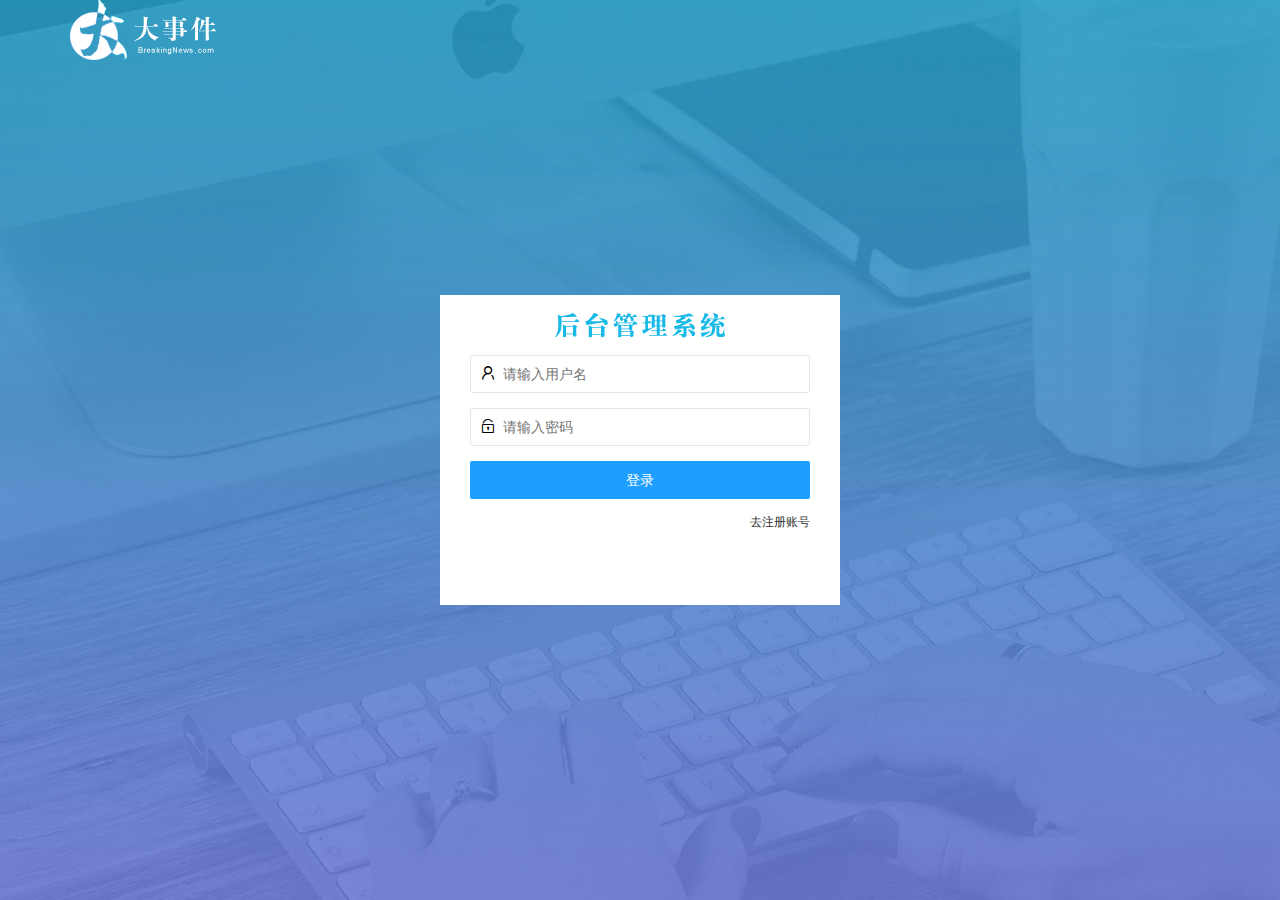
<file: login.html>
<!DOCTYPE html>
<html lang="en">
<head>
    <meta charset="UTF-8">
    <meta name="viewport" content="width=device-width, initial-scale=1.0">
    <title>Document</title>
    <!--引入LayUI 样式 -->
    <link rel="stylesheet" href="assets/lib/layui/css/layui.css">
    <!--引入自己的样式 -->
    <link rel="stylesheet" href="assets/css/login.css">
    
</head>
<body>
    <!-- 头部的Logo区域 -->
    <div class="layui-main">
        <img src="assets/images/logo.png" alt="">
    </div>
    <!-- 登录注册区域 -->
    <div class="loginAndRegBox">
        <div class="title-box"></div>
        <!-- 登录的div -->
        <div class="login-box">
            <!-- 登录的表单 -->
            <form class="layui-form" action="" id="form_login">
                <!-- 用户名 -->
                <div class="layui-form-item">
                  <i class="layui-icon layui-icon-username"></i>
                  <input type="text" name="username" required lay-verify="required" placeholder="请输入用户名" autocomplete="off" class="layui-input" />
                </div>
                <!-- 密码框 -->
                <div class="layui-form-item">
                    <i class="layui-icon layui-icon-password"></i>
                    <input type="password" name="password" required lay-verify="required|pwd" placeholder="请输入密码" autocomplete="off" class="layui-input" />
                </div>
                <!-- 登录按钮 -->
                <div class="layui-form-item">
                    <!-- 注意：表单提交按钮和普通按钮的区别，就是 lay-submit 属性 -->
                    <button class="layui-btn layui-btn-fluid layui-btn-normal" lay-submit>登录</button>
                </div>
                <div class="layui-form-item links">
                    <a href="javascript:;" id="link_reg">去注册账号</a>
                </div>
            </form>
            
        </div>
        <!-- 注册的div -->
        <div class="reg-box">
            <!-- 注册的表单 -->
            <form class="layui-form"  id="form_reg">
                <!-- 用户名 -->
                <div class="layui-form-item">
                  <i class="layui-icon layui-icon-username"></i>
                  <input type="text" name="username" required lay-verify="required" placeholder="请输入用户名" autocomplete="off" class="layui-input" />
                </div>
                <!-- 密码框 -->
                <div class="layui-form-item">
                    <i class="layui-icon layui-icon-password"></i>
                    <input type="password" name="password" required lay-verify="required|pwd" placeholder="请输入密码" autocomplete="off" class="layui-input" />
                </div>
                <!-- 密码确认框 -->
                <div class="layui-form-item">
                    <i class="layui-icon layui-icon-password"></i>
                    <input type="password" name="repassword" required lay-verify="required|pwd|repwd" placeholder="再次确认密码" autocomplete="off" class="layui-input" />
                </div>
                <!-- 注册按钮 -->
                <div class="layui-form-item">
                    <!-- 注意：表单提交按钮和普通按钮的区别，就是 lay-submit 属性 -->
                    <button class="layui-btn layui-btn-fluid layui-btn-normal"  lay-submit>注册</button>
                </div>
                <div class="layui-form-item links">
                    <a href="javascript:;" id="link_login">去登陆</a>
                </div>
            </form>
            
        </div>
    </div>
    <!-- 导入Layui的JS文件 -->
    <script src="assets/lib/layui/layui.all.js"></script>
    <!-- 导入 JQuery -->
    <script src="assets/lib/jquery.js"></script>
    <!-- 导入自己的API文件 -->
    <script src="assets/js/baseAPI.js"></script>
    <!-- 导入自己的login.js -->
    <script src="assets/js/login.js"></script>
</body>
</html>
</file>
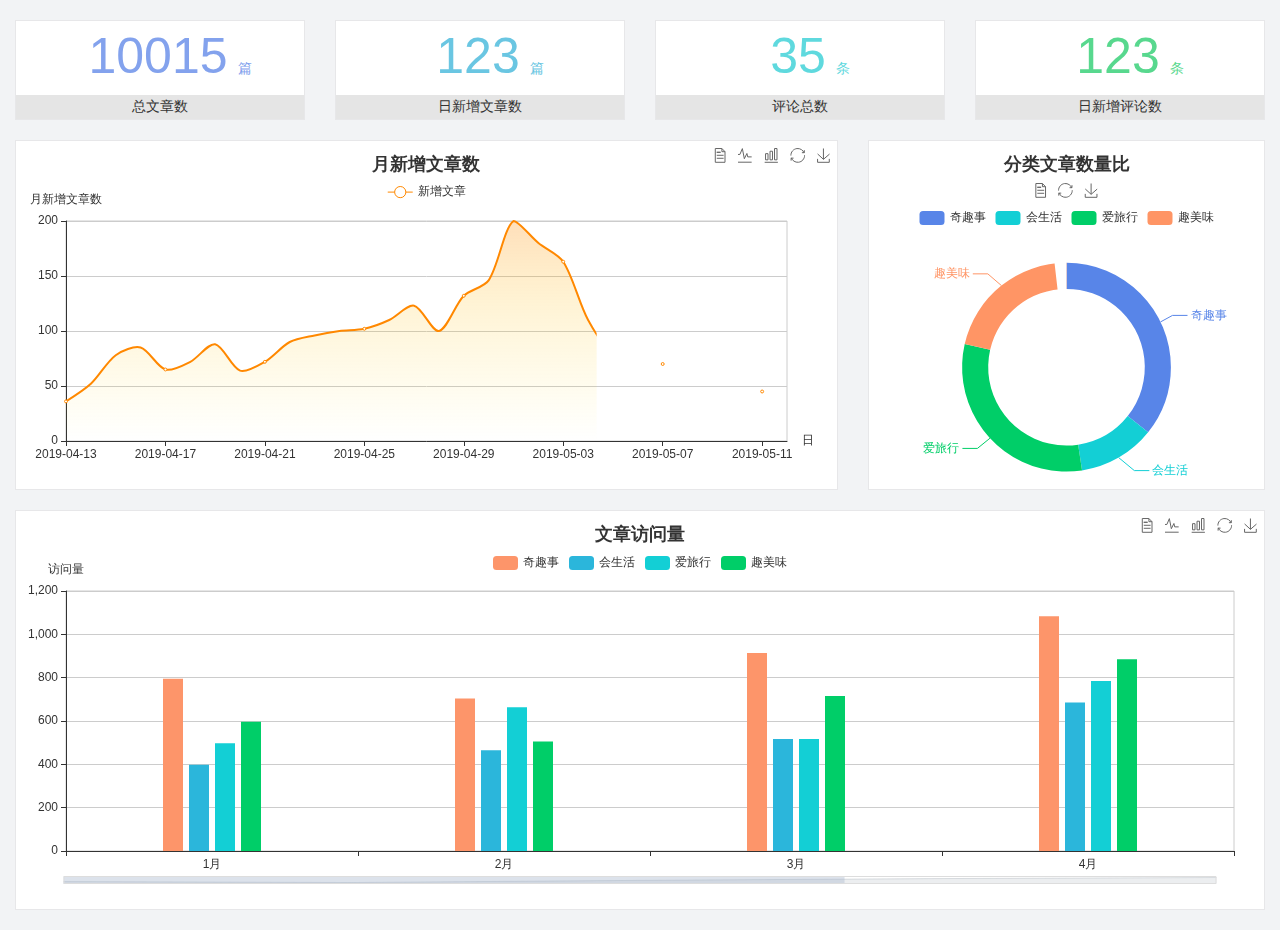
<file: home/dashboard.html>
<!DOCTYPE html>
<html lang="en">

<head>
  <meta charset="UTF-8">
  <meta name="viewport" content="width=device-width, initial-scale=1.0">
  <meta http-equiv="X-UA-Compatible" content="ie=edge">
  <title>图表统计</title>
  <link rel="stylesheet" href="../assets/lib/bootstrap.css" />
  <link rel="stylesheet" href="../assets/lib/main.css" />
  <script src="../assets/lib/jquery.js"></script>
  <script type="text/javascript" src="../assets/lib/echarts.min.js"></script>
</head>

<body>
  <div class="container-fluid">
    <div class="row spannel_list">
      <div class="col-sm-3 col-xs-6">
        <div class="spannel">
          <em>10015</em><span>篇</span>
          <b>总文章数</b>
        </div>
      </div>
      <div class="col-sm-3 col-xs-6">
        <div class="spannel scolor01">
          <em>123</em><span>篇</span>
          <b>日新增文章数</b>
        </div>
      </div>
      <div class="col-sm-3 col-xs-6">
        <div class="spannel scolor02">
          <em>35</em><span>条</span>
          <b>评论总数</b>
        </div>
      </div>
      <div class="col-sm-3 col-xs-6">
        <div class="spannel scolor03">
          <em>123</em><span>条</span>
          <b>日新增评论数</b>
        </div>
      </div>
    </div>
  </div>

  <div class="container-fluid">
    <div class="row curve-pie">
      <div class="col-lg-8 col-md-8">
        <div class="gragh_pannel" id="curve_show"></div>
      </div>
      <div class="col-lg-4 col-md-4">
        <div class="gragh_pannel" id="pie_show"></div>
      </div>
    </div>
  </div>

  <div class="container-fluid">
    <div class="column_pannel" id="column_show"></div>
  </div>

  <script>
    var oChart = echarts.init(document.getElementById('curve_show'));
    var aList_all = [
      { 'count': 36, 'date': '2019-04-13' },
      { 'count': 52, 'date': '2019-04-14' },
      { 'count': 78, 'date': '2019-04-15' },
      { 'count': 85, 'date': '2019-04-16' },
      { 'count': 65, 'date': '2019-04-17' },
      { 'count': 72, 'date': '2019-04-18' },
      { 'count': 88, 'date': '2019-04-19' },
      { 'count': 64, 'date': '2019-04-20' },
      { 'count': 72, 'date': '2019-04-21' },
      { 'count': 90, 'date': '2019-04-22' },
      { 'count': 96, 'date': '2019-04-23' },
      { 'count': 100, 'date': '2019-04-24' },
      { 'count': 102, 'date': '2019-04-25' },
      { 'count': 110, 'date': '2019-04-26' },
      { 'count': 123, 'date': '2019-04-27' },
      { 'count': 100, 'date': '2019-04-28' },
      { 'count': 132, 'date': '2019-04-29' },
      { 'count': 146, 'date': '2019-04-30' },
      { 'count': 200, 'date': '2019-05-01' },
      { 'count': 180, 'date': '2019-05-02' },
      { 'count': 163, 'date': '2019-05-03' },
      { 'count': 110, 'date': '2019-05-04' },
      { 'count': 80, 'date': '2019-05-05' },
      { 'count': 82, 'date': '2019-05-06' },
      { 'count': 70, 'date': '2019-05-07' },
      { 'count': 65, 'date': '2019-05-08' },
      { 'count': 54, 'date': '2019-05-09' },
      { 'count': 40, 'date': '2019-05-10' },
      { 'count': 45, 'date': '2019-05-11' },
      { 'count': 38, 'date': '2019-05-12' },
    ];

    let aCount = [];
    let aDate = [];

    for (var i = 0; i < aList_all.length; i++) {
      aCount.push(aList_all[i].count);
      aDate.push(aList_all[i].date);
    }

    var chartopt = {
      title: {
        text: '月新增文章数',
        left: 'center',
        top: '10'
      },
      tooltip: {
        trigger: 'axis'
      },
      legend: {
        data: ['新增文章'],
        top: '40'
      },
      toolbox: {
        show: true,
        feature: {
          mark: { show: true },
          dataView: { show: true, readOnly: false },
          magicType: { show: true, type: ['line', 'bar'] },
          restore: { show: true },
          saveAsImage: { show: true }
        }
      },
      calculable: true,
      xAxis: [
        {
          name: '日',
          type: 'category',
          boundaryGap: false,
          data: aDate
        }
      ],
      yAxis: [
        {
          name: '月新增文章数',
          type: 'value'
        }
      ],
      series: [
        {
          name: '新增文章',
          type: 'line',
          smooth: true,
          itemStyle: { normal: { areaStyle: { type: 'default' }, color: '#f80' }, lineStyle: { color: '#f80' } },
          data: aCount
        }],
      areaStyle: {
        normal: {
          color: new echarts.graphic.LinearGradient(0, 0, 0, 1, [{
            offset: 0,
            color: 'rgba(255,136,0,0.39)'
          }, {
            offset: .34,
            color: 'rgba(255,180,0,0.25)'
          }, {
            offset: 1,
            color: 'rgba(255,222,0,0.00)'
          }])

        }
      },
      grid: {
        show: true,
        x: 50,
        x2: 50,
        y: 80,
        height: 220
      }
    };

    oChart.setOption(chartopt);


    var oPie = echarts.init(document.getElementById('pie_show'));
    var oPieopt =
    {
      title: {
        top: 10,
        text: '分类文章数量比',
        x: 'center'
      },
      tooltip: {
        trigger: 'item',
        formatter: "{a} <br/>{b} : {c} ({d}%)"
      },
      color: ['#5885e8', '#13cfd5', '#00ce68', '#ff9565'],
      legend: {
        x: 'center',
        top: 65,
        data: ['奇趣事', '会生活', '爱旅行', '趣美味']
      },
      toolbox: {
        show: true,
        x: 'center',
        top: 35,
        feature: {
          mark: { show: true },
          dataView: { show: true, readOnly: false },
          magicType: {
            show: true,
            type: ['pie', 'funnel'],
            option: {
              funnel: {
                x: '25%',
                width: '50%',
                funnelAlign: 'left',
                max: 1548
              }
            }
          },
          restore: { show: true },
          saveAsImage: { show: true }
        }
      },
      calculable: true,
      series: [
        {
          name: '访问来源',
          type: 'pie',
          radius: ['45%', '60%'],
          center: ['50%', '65%'],
          data: [
            { value: 300, name: '奇趣事' },
            { value: 100, name: '会生活' },
            { value: 260, name: '爱旅行' },
            { value: 180, name: '趣美味' }
          ]
        }
      ]
    };
    oPie.setOption(oPieopt);



    var oColumn = this.echarts.init(document.getElementById('column_show'));
    var oColumnopt =
    {
      title: {
        text: '文章访问量',
        left: 'center',
        top: '10'
      },
      tooltip: {
        trigger: 'axis'
      },
      legend: {
        data: ['奇趣事', '会生活', '爱旅行', '趣美味'],
        top: '40'
      },
      toolbox: {
        show: true,
        feature: {
          mark: { show: true },
          dataView: { show: true, readOnly: false },
          magicType: { show: true, type: ['line', 'bar'] },
          restore: { show: true },
          saveAsImage: { show: true }
        }
      },
      calculable: true,
      xAxis: [
        {
          type: 'category',
          data: ['1月', '2月', '3月', '4月', '5月']
        }
      ],
      yAxis: [
        {
          name: '访问量',
          type: 'value'
        }
      ],
      series: [
        {
          name: '奇趣事',
          type: 'bar',
          barWidth: 20,
          itemStyle: {
            normal: { areaStyle: { type: 'default' }, color: '#fd956a' }
          },
          data: [800, 708, 920, 1090, 1200]
        },
        {
          name: '会生活',
          type: 'bar',
          barWidth: 20,
          itemStyle: {
            normal: { areaStyle: { type: 'default' }, color: '#2bb6db' }
          },
          data: [400, 468, 520, 690, 800]
        },
        {
          name: '爱旅行',
          type: 'bar',
          barWidth: 20,
          itemStyle: {
            normal: { areaStyle: { type: 'default' }, color: '#13cfd5' }
          },
          data: [500, 668, 520, 790, 900]
        },
        {
          name: '趣美味',
          type: 'bar',
          barWidth: 20,
          itemStyle: {
            normal: { areaStyle: { type: 'default' }, color: '#00ce68' }
          },
          data: [600, 508, 720, 890, 1000]
        }
      ],
      grid: {
        show: true,
        x: 50,
        x2: 30,
        y: 80,
        height: 260
      },
      dataZoom: [//给x轴设置滚动条
        {
          start: 0,//默认为0
          end: 100 - 1000 / 31,//默认为100
          type: 'slider',
          show: true,
          xAxisIndex: [0],
          handleSize: 0,//滑动条的 左右2个滑动条的大小
          height: 8,//组件高度
          left: 45, //左边的距离
          right: 50,//右边的距离
          bottom: 26,//右边的距离
          handleColor: '#ddd',//h滑动图标的颜色
          handleStyle: {
            borderColor: "#cacaca",
            borderWidth: "1",
            shadowBlur: 2,
            background: "#ddd",
            shadowColor: "#ddd",
          }
        }]
    };
    oColumn.setOption(oColumnopt);
  </script>
</body>

</html>
</file>
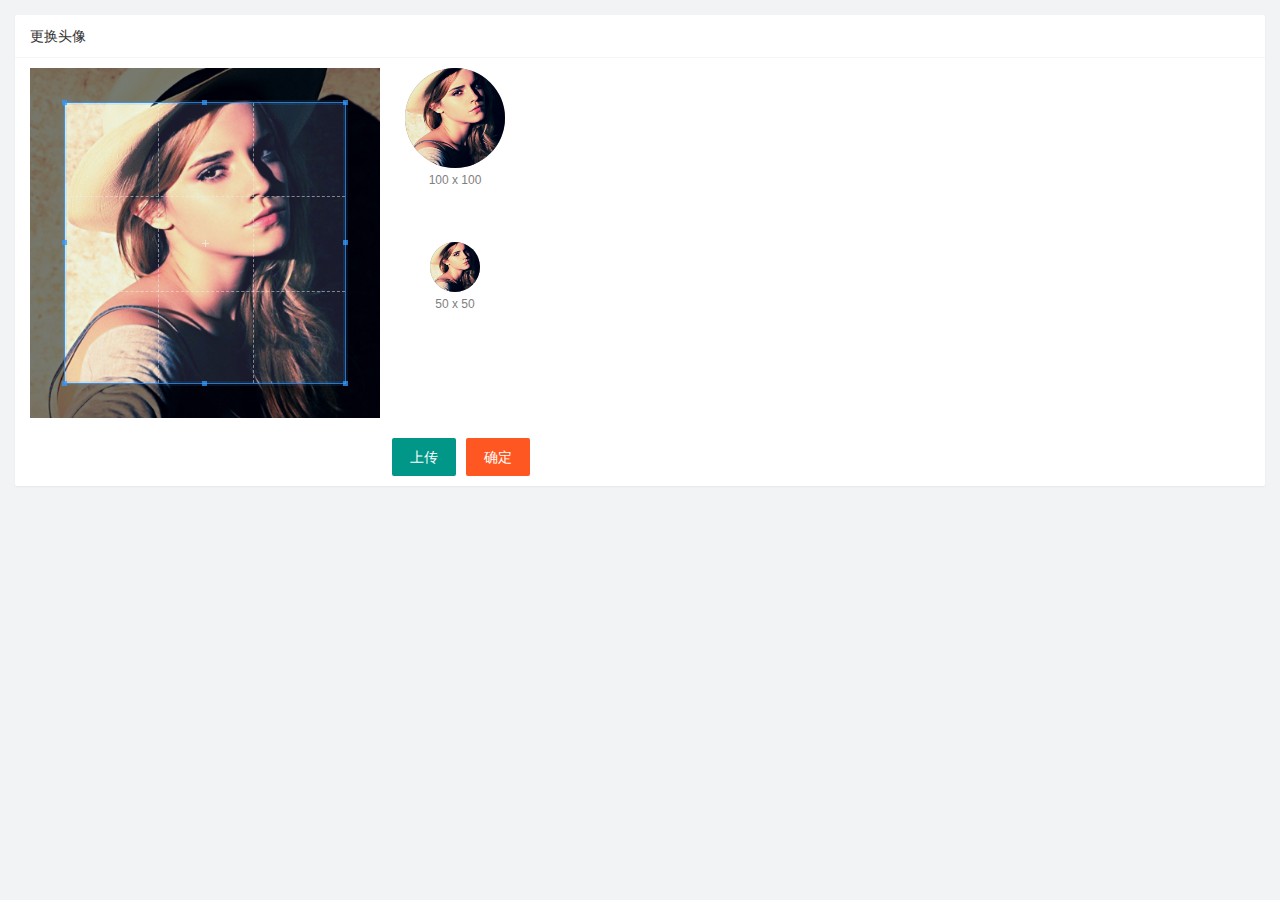
<file: user/user_avatar.html>
<!DOCTYPE html>
<html lang="en">
  <head>
    <meta charset="UTF-8" />
    <meta name="viewport" content="width=device-width, initial-scale=1.0" />
    <title>Document</title>
    <link rel="stylesheet" href="../assets/lib/layui/css/layui.css" />
    <link rel="stylesheet" href="../assets/lib/cropper/cropper.css" />
    <link rel="stylesheet" href="../assets/css/user/user_avatar.css" />
  </head>
  <body>
    <!-- 卡片区域 -->
    <div class="layui-card">
      <div class="layui-card-header">更换头像</div>
      <div class="layui-card-body">
        <!-- 第一行的图片裁剪和预览区域 -->
        <div class="row1">
          <!-- 图片裁剪区域 -->
          <div class="cropper-box">
            <!-- 这个 img 标签很重要，将来会把它初始化为裁剪区域 -->
            <img id="image" src="../assets/images/sample.jpg" />
          </div>
          <!-- 图片的预览区域 -->
          <div class="preview-box">
            <div>
              <!-- 宽高为 100px 的预览区域 -->
              <div class="img-preview w100"></div>
              <p class="size">100 x 100</p>
            </div>
            <div>
              <!-- 宽高为 50px 的预览区域 -->
              <div class="img-preview w50"></div>
              <p class="size">50 x 50</p>
            </div>
          </div>
        </div>

        <!-- 第二行的按钮区域 -->
        <div class="row2">
          <!-- 通过 accept 属性，可以指定，允许用户选择什么类型的文件 -->
          <input type="file" id="file" accept="image/png,image/jpeg" />
          <button type="button" class="layui-btn" id="btnChooseImage">上传</button>
          <button type="button" class="layui-btn layui-btn-danger" id="btnUpload">确定</button>
        </div>
      </div>
    </div>

    <script src="../assets/lib/layui/layui.all.js"></script>
    <script src="../assets/lib/jquery.js"></script>
    <script src="../assets/lib/cropper/Cropper.js"></script>
    <script src="../assets/lib/cropper/jquery-cropper.js"></script>
    <script src="../assets/js/baseAPI.js"></script>
    <script src="../assets/js/user/user_avatar.js"></script>
  </body>
</html>
</file>
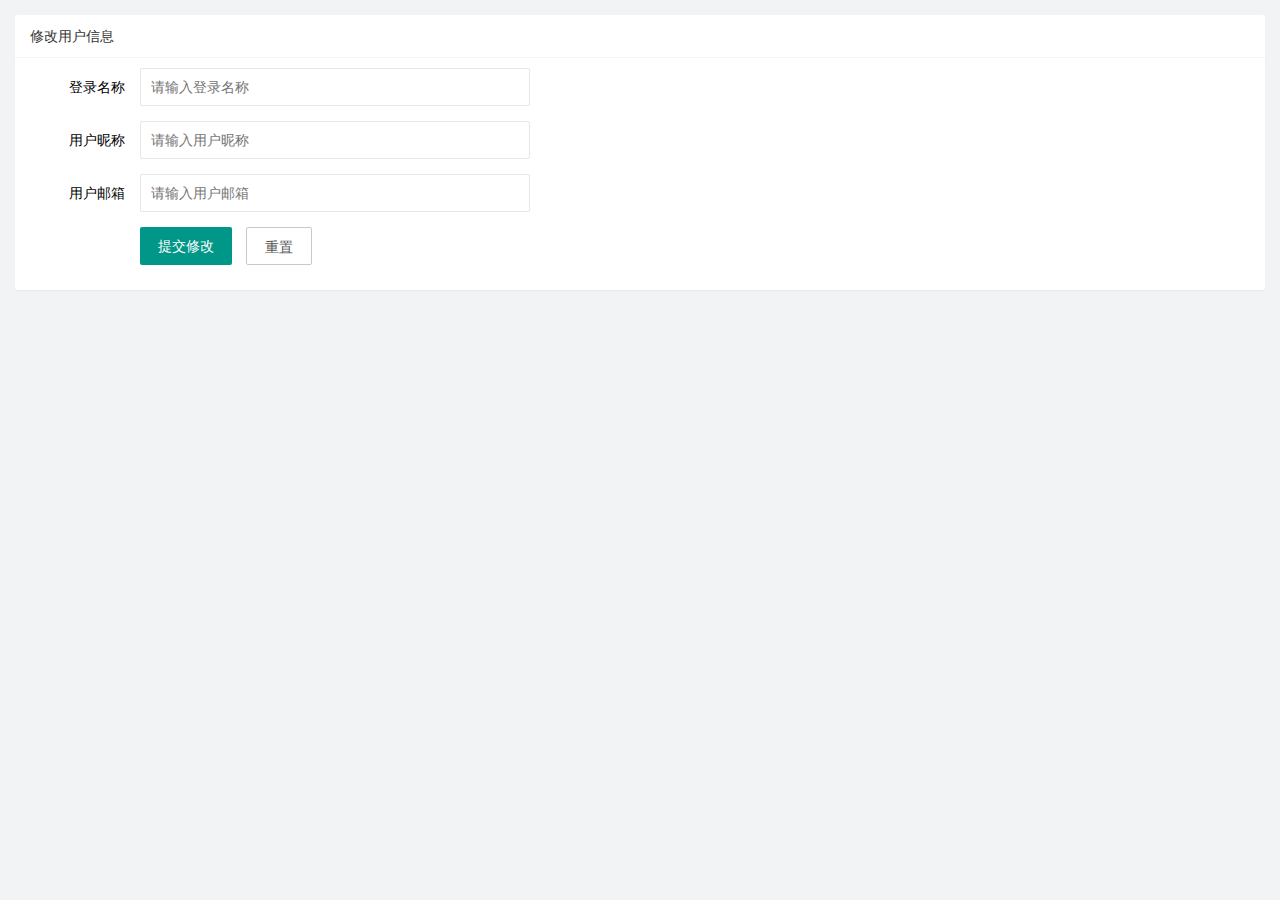
<file: user/user_info.html>
<!DOCTYPE html>
<html lang="en">
  <head>
    <meta charset="UTF-8" />
    <meta name="viewport" content="width=device-width, initial-scale=1.0" />
    <title>Document</title>
    <!-- 导入 layui 的样式 -->
    <link rel="stylesheet" href="../assets/lib/layui/css/layui.css" />
    <!-- 导入自己的样式 -->
    <link rel="stylesheet" href="../assets/css/user/user_info.css" />
  </head>
  <body>
    <!-- 卡片区域 -->
    <div class="layui-card">
      <div class="layui-card-header">修改用户信息</div>
      <div class="layui-card-body">
        <!-- form 表单区域 -->
        <form class="layui-form" lay-filter="formUserInfo">
          <!-- 这是隐藏域 -->
          <input type="hidden" name="id" value="" />
          <div class="layui-form-item">
            <label class="layui-form-label">登录名称</label>
            <div class="layui-input-block">
              <input type="text" name="username" required lay-verify="required" placeholder="请输入登录名称" autocomplete="off" class="layui-input" readonly />
            </div>
          </div>
          <div class="layui-form-item">
            <label class="layui-form-label">用户昵称</label>
            <div class="layui-input-block">
              <input type="text" name="nickname" required lay-verify="required|nickname" placeholder="请输入用户昵称" autocomplete="off" class="layui-input" />
            </div>
          </div>
          <div class="layui-form-item">
            <label class="layui-form-label">用户邮箱</label>
            <div class="layui-input-block">
              <input type="text" name="email" required lay-verify="required|email" placeholder="请输入用户邮箱" autocomplete="off" class="layui-input" />
            </div>
          </div>
          <div class="layui-form-item">
            <div class="layui-input-block">
              <button class="layui-btn" lay-submit lay-filter="formDemo">提交修改</button>
              <button type="reset" class="layui-btn layui-btn-primary" id="btnReset">重置</button>
            </div>
          </div>
        </form>
      </div>
    </div>
    <!-- 导入 layui 的 js -->
    <script src="../assets/lib/layui/layui.all.js"></script>
    <!-- 导入 jquery -->
    <script src="../assets/lib/jquery.js"></script>
    <!-- 导入 baseAPI -->
    <script src="../assets/js/baseAPI.js"></script>
    <!-- 导入自己的 js -->
    <script src="../assets/js/user/user_info.js"></script>
  </body>
</html>
</file>
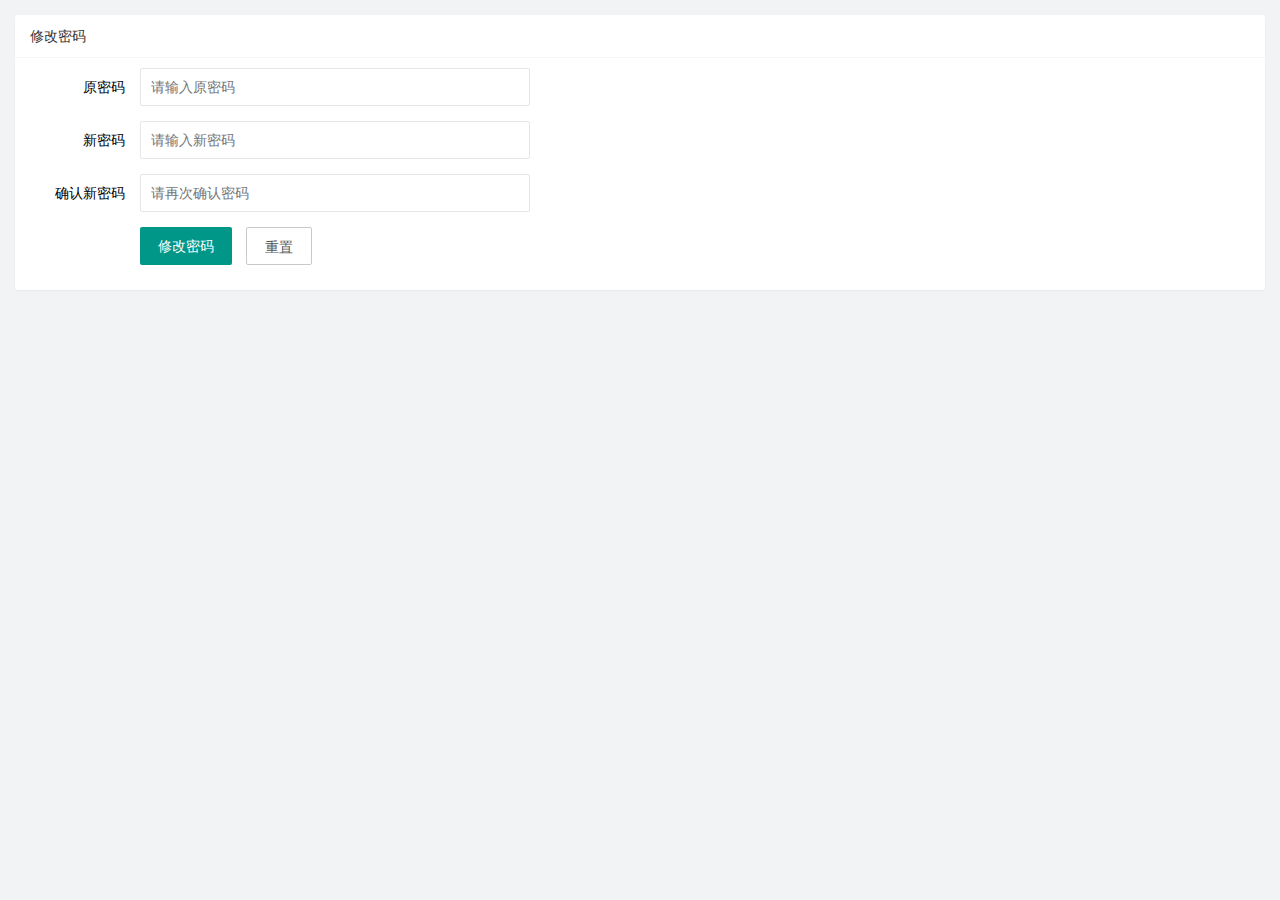
<file: user/user_pwd.html>
<!DOCTYPE html>
<html lang="en">
<head>
    <meta charset="UTF-8">
    <meta name="viewport" content="width=device-width, initial-scale=1.0">
    <title>Document</title>
    <link rel="stylesheet" href="/assets/lib/layui/css/layui.css">
    <link rel="stylesheet" href="/assets/css/user/user_pwd.css">

</head>
<body>
    <!-- 卡片区域 -->
    <div class="layui-card">
        <div class="layui-card-header">修改密码</div>
        <div class="layui-card-body">
            <form class="layui-form">
              <div class="layui-form-item">
                <label class="layui-form-label">原密码</label>
                <div class="layui-input-block">
                  <input type="password" name="oldPwd" required lay-verify="required|pwd" placeholder="请输入原密码" autocomplete="off" class="layui-input" />
                </div>
              </div>
              <div class="layui-form-item">
                <label class="layui-form-label">新密码</label>
                <div class="layui-input-block">
                  <input type="password" name="newPwd" required lay-verify="required|pwd|samePwd" placeholder="请输入新密码" autocomplete="off" class="layui-input" />
                </div>
              </div>
              <div class="layui-form-item">
                <label class="layui-form-label">确认新密码</label>
                <div class="layui-input-block">
                  <input type="password" name="rePwd" required lay-verify="required|pwd|rePwd" placeholder="请再次确认密码" autocomplete="off" class="layui-input" />
                </div>
              </div>
              <div class="layui-form-item">
                <div class="layui-input-block">
                  <button class="layui-btn" lay-submit lay-filter="formDemo">修改密码</button>
                  <button type="reset" class="layui-btn layui-btn-primary">重置</button>
                </div>
              </div>
            </form>
        </div>
    </div>
    <!-- 导入layui的js -->
    <script src="../assets/lib/layui/layui.all.js"></script>
    <!-- 导入JQuery -->
    <script src="../assets/lib/jquery.js"></script>
    <!-- 导入baseAPI -->
    <script src="../assets/js/baseAPI.js"></script>
    <!-- 导入自己的JS -->
    <script src="../assets/js/user/user_pwd.js"></script>
</body>
</html>
</file>
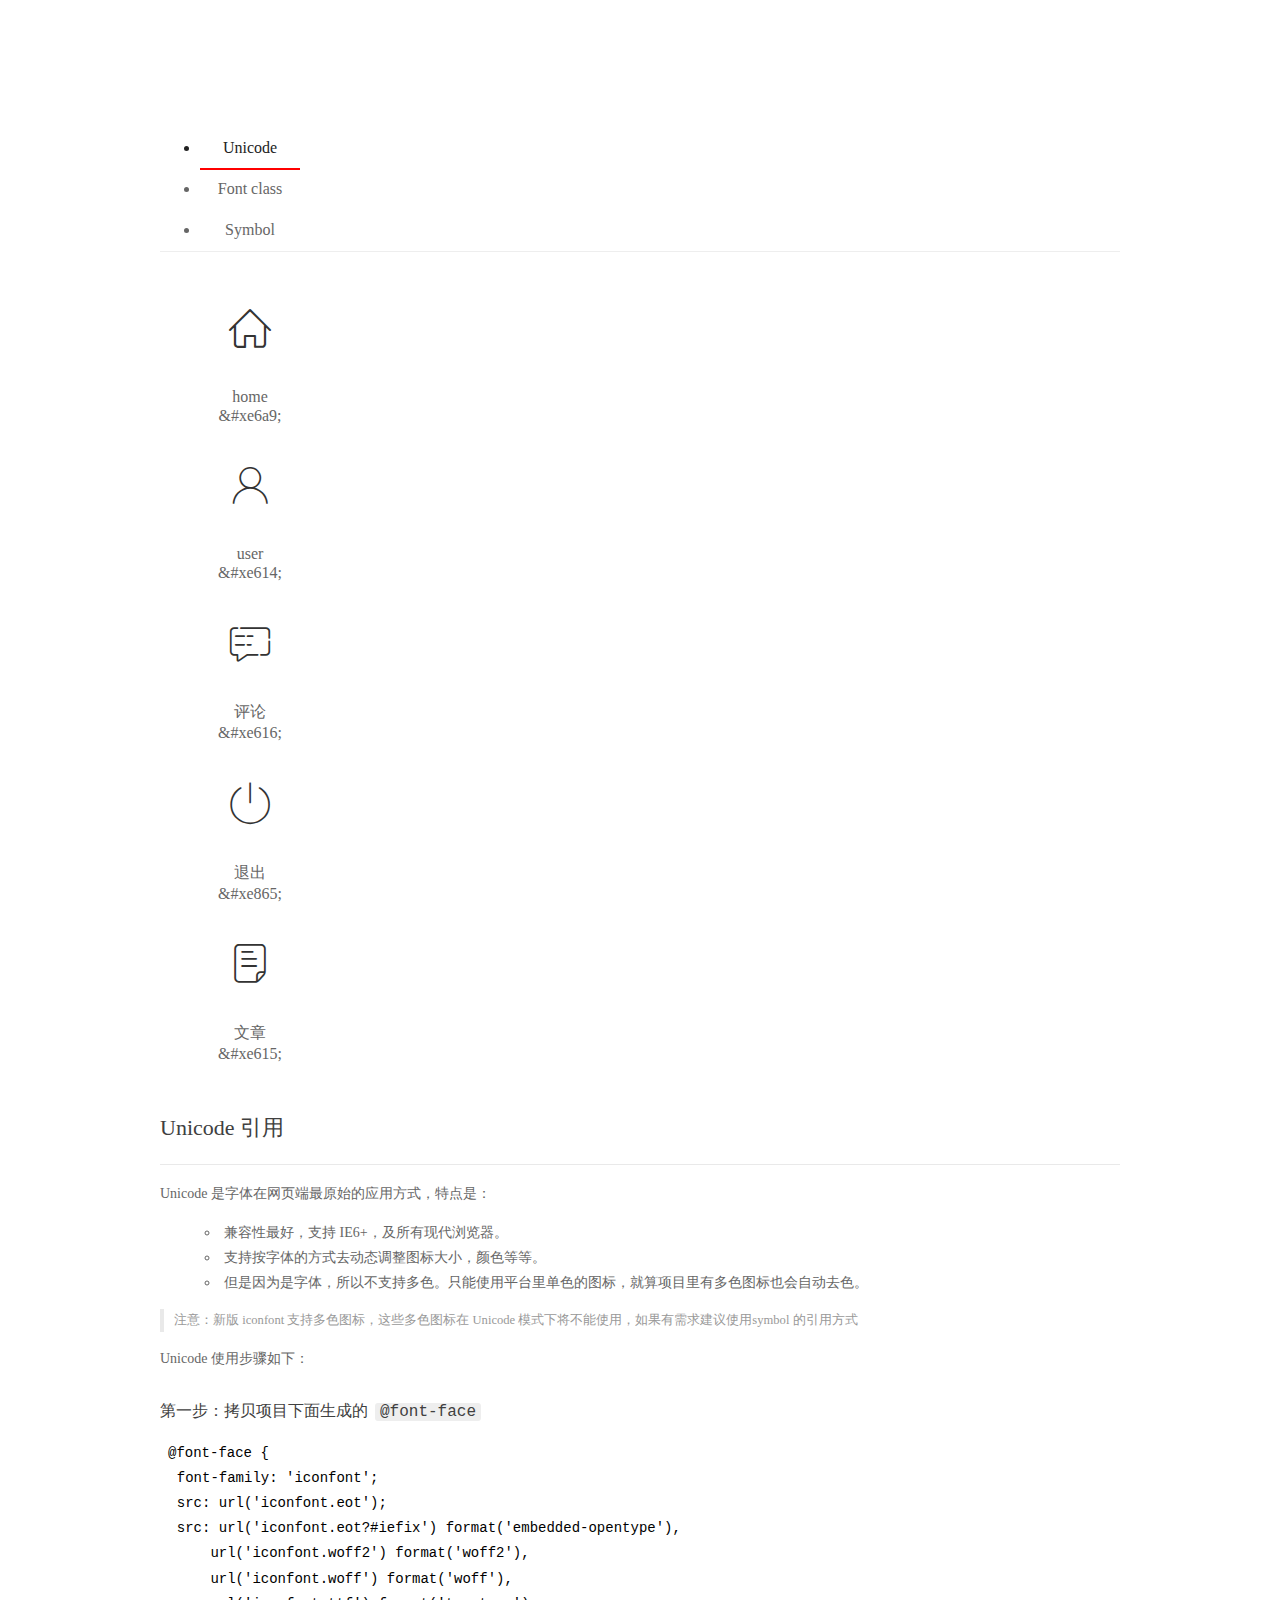
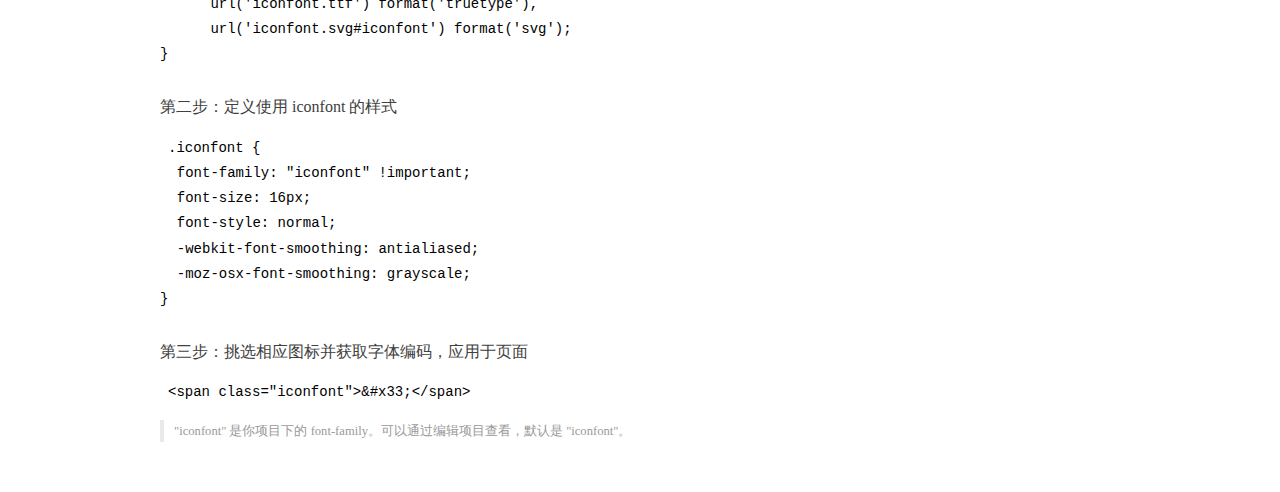
<file: assets/fonts/demo_index.html>
<!DOCTYPE html>
<html>
<head>
  <meta charset="utf-8"/>
  <title>IconFont Demo</title>
  <link rel="shortcut icon" href="https://gtms04.alicdn.com/tps/i4/TB1_oz6GVXXXXaFXpXXJDFnIXXX-64-64.ico" type="image/x-icon"/>
  <link rel="stylesheet" href="https://g.alicdn.com/thx/cube/1.3.2/cube.min.css">
  <link rel="stylesheet" href="demo.css">
  <link rel="stylesheet" href="iconfont.css">
  <script src="iconfont.js"></script>
  <!-- jQuery -->
  <script src="https://a1.alicdn.com/oss/uploads/2018/12/26/7bfddb60-08e8-11e9-9b04-53e73bb6408b.js"></script>
  <!-- 代码高亮 -->
  <script src="https://a1.alicdn.com/oss/uploads/2018/12/26/a3f714d0-08e6-11e9-8a15-ebf944d7534c.js"></script>
</head>
<body>
  <div class="main">
    <h1 class="logo"><a href="https://www.iconfont.cn/" title="iconfont 首页" target="_blank">&#xe86b;</a></h1>
    <div class="nav-tabs">
      <ul id="tabs" class="dib-box">
        <li class="dib active"><span>Unicode</span></li>
        <li class="dib"><span>Font class</span></li>
        <li class="dib"><span>Symbol</span></li>
      </ul>
      
    </div>
    <div class="tab-container">
      <div class="content unicode" style="display: block;">
          <ul class="icon_lists dib-box">
          
            <li class="dib">
              <span class="icon iconfont">&#xe6a9;</span>
                <div class="name">home</div>
                <div class="code-name">&amp;#xe6a9;</div>
              </li>
          
            <li class="dib">
              <span class="icon iconfont">&#xe614;</span>
                <div class="name">user</div>
                <div class="code-name">&amp;#xe614;</div>
              </li>
          
            <li class="dib">
              <span class="icon iconfont">&#xe616;</span>
                <div class="name">评论</div>
                <div class="code-name">&amp;#xe616;</div>
              </li>
          
            <li class="dib">
              <span class="icon iconfont">&#xe865;</span>
                <div class="name">退出</div>
                <div class="code-name">&amp;#xe865;</div>
              </li>
          
            <li class="dib">
              <span class="icon iconfont">&#xe615;</span>
                <div class="name">文章</div>
                <div class="code-name">&amp;#xe615;</div>
              </li>
          
          </ul>
          <div class="article markdown">
          <h2 id="unicode-">Unicode 引用</h2>
          <hr>

          <p>Unicode 是字体在网页端最原始的应用方式，特点是：</p>
          <ul>
            <li>兼容性最好，支持 IE6+，及所有现代浏览器。</li>
            <li>支持按字体的方式去动态调整图标大小，颜色等等。</li>
            <li>但是因为是字体，所以不支持多色。只能使用平台里单色的图标，就算项目里有多色图标也会自动去色。</li>
          </ul>
          <blockquote>
            <p>注意：新版 iconfont 支持多色图标，这些多色图标在 Unicode 模式下将不能使用，如果有需求建议使用symbol 的引用方式</p>
          </blockquote>
          <p>Unicode 使用步骤如下：</p>
          <h3 id="-font-face">第一步：拷贝项目下面生成的 <code>@font-face</code></h3>
<pre><code class="language-css"
>@font-face {
  font-family: 'iconfont';
  src: url('iconfont.eot');
  src: url('iconfont.eot?#iefix') format('embedded-opentype'),
      url('iconfont.woff2') format('woff2'),
      url('iconfont.woff') format('woff'),
      url('iconfont.ttf') format('truetype'),
      url('iconfont.svg#iconfont') format('svg');
}
</code></pre>
          <h3 id="-iconfont-">第二步：定义使用 iconfont 的样式</h3>
<pre><code class="language-css"
>.iconfont {
  font-family: "iconfont" !important;
  font-size: 16px;
  font-style: normal;
  -webkit-font-smoothing: antialiased;
  -moz-osx-font-smoothing: grayscale;
}
</code></pre>
          <h3 id="-">第三步：挑选相应图标并获取字体编码，应用于页面</h3>
<pre>
<code class="language-html"
>&lt;span class="iconfont"&gt;&amp;#x33;&lt;/span&gt;
</code></pre>
          <blockquote>
            <p>"iconfont" 是你项目下的 font-family。可以通过编辑项目查看，默认是 "iconfont"。</p>
          </blockquote>
          </div>
      </div>
      <div class="content font-class">
        <ul class="icon_lists dib-box">
          
          <li class="dib">
            <span class="icon iconfont icon-home"></span>
            <div class="name">
              home
            </div>
            <div class="code-name">.icon-home
            </div>
          </li>
          
          <li class="dib">
            <span class="icon iconfont icon-user"></span>
            <div class="name">
              user
            </div>
            <div class="code-name">.icon-user
            </div>
          </li>
          
          <li class="dib">
            <span class="icon iconfont icon-pinglun"></span>
            <div class="name">
              评论
            </div>
            <div class="code-name">.icon-pinglun
            </div>
          </li>
          
          <li class="dib">
            <span class="icon iconfont icon-tuichu"></span>
            <div class="name">
              退出
            </div>
            <div class="code-name">.icon-tuichu
            </div>
          </li>
          
          <li class="dib">
            <span class="icon iconfont icon-16"></span>
            <div class="name">
              文章
            </div>
            <div class="code-name">.icon-16
            </div>
          </li>
          
        </ul>
        <div class="article markdown">
        <h2 id="font-class-">font-class 引用</h2>
        <hr>

        <p>font-class 是 Unicode 使用方式的一种变种，主要是解决 Unicode 书写不直观，语意不明确的问题。</p>
        <p>与 Unicode 使用方式相比，具有如下特点：</p>
        <ul>
          <li>兼容性良好，支持 IE8+，及所有现代浏览器。</li>
          <li>相比于 Unicode 语意明确，书写更直观。可以很容易分辨这个 icon 是什么。</li>
          <li>因为使用 class 来定义图标，所以当要替换图标时，只需要修改 class 里面的 Unicode 引用。</li>
          <li>不过因为本质上还是使用的字体，所以多色图标还是不支持的。</li>
        </ul>
        <p>使用步骤如下：</p>
        <h3 id="-fontclass-">第一步：引入项目下面生成的 fontclass 代码：</h3>
<pre><code class="language-html">&lt;link rel="stylesheet" href="./iconfont.css"&gt;
</code></pre>
        <h3 id="-">第二步：挑选相应图标并获取类名，应用于页面：</h3>
<pre><code class="language-html">&lt;span class="iconfont icon-xxx"&gt;&lt;/span&gt;
</code></pre>
        <blockquote>
          <p>"
            iconfont" 是你项目下的 font-family。可以通过编辑项目查看，默认是 "iconfont"。</p>
        </blockquote>
      </div>
      </div>
      <div class="content symbol">
          <ul class="icon_lists dib-box">
          
            <li class="dib">
                <svg class="icon svg-icon" aria-hidden="true">
                  <use xlink:href="#icon-home"></use>
                </svg>
                <div class="name">home</div>
                <div class="code-name">#icon-home</div>
            </li>
          
            <li class="dib">
                <svg class="icon svg-icon" aria-hidden="true">
                  <use xlink:href="#icon-user"></use>
                </svg>
                <div class="name">user</div>
                <div class="code-name">#icon-user</div>
            </li>
          
            <li class="dib">
                <svg class="icon svg-icon" aria-hidden="true">
                  <use xlink:href="#icon-pinglun"></use>
                </svg>
                <div class="name">评论</div>
                <div class="code-name">#icon-pinglun</div>
            </li>
          
            <li class="dib">
                <svg class="icon svg-icon" aria-hidden="true">
                  <use xlink:href="#icon-tuichu"></use>
                </svg>
                <div class="name">退出</div>
                <div class="code-name">#icon-tuichu</div>
            </li>
          
            <li class="dib">
                <svg class="icon svg-icon" aria-hidden="true">
                  <use xlink:href="#icon-16"></use>
                </svg>
                <div class="name">文章</div>
                <div class="code-name">#icon-16</div>
            </li>
          
          </ul>
          <div class="article markdown">
          <h2 id="symbol-">Symbol 引用</h2>
          <hr>

          <p>这是一种全新的使用方式，应该说这才是未来的主流，也是平台目前推荐的用法。相关介绍可以参考这篇<a href="">文章</a>
            这种用法其实是做了一个 SVG 的集合，与另外两种相比具有如下特点：</p>
          <ul>
            <li>支持多色图标了，不再受单色限制。</li>
            <li>通过一些技巧，支持像字体那样，通过 <code>font-size</code>, <code>color</code> 来调整样式。</li>
            <li>兼容性较差，支持 IE9+，及现代浏览器。</li>
            <li>浏览器渲染 SVG 的性能一般，还不如 png。</li>
          </ul>
          <p>使用步骤如下：</p>
          <h3 id="-symbol-">第一步：引入项目下面生成的 symbol 代码：</h3>
<pre><code class="language-html">&lt;script src="./iconfont.js"&gt;&lt;/script&gt;
</code></pre>
          <h3 id="-css-">第二步：加入通用 CSS 代码（引入一次就行）：</h3>
<pre><code class="language-html">&lt;style&gt;
.icon {
  width: 1em;
  height: 1em;
  vertical-align: -0.15em;
  fill: currentColor;
  overflow: hidden;
}
&lt;/style&gt;
</code></pre>
          <h3 id="-">第三步：挑选相应图标并获取类名，应用于页面：</h3>
<pre><code class="language-html">&lt;svg class="icon" aria-hidden="true"&gt;
  &lt;use xlink:href="#icon-xxx"&gt;&lt;/use&gt;
&lt;/svg&gt;
</code></pre>
          </div>
      </div>

    </div>
  </div>
  <script>
  $(document).ready(function () {
      $('.tab-container .content:first').show()

      $('#tabs li').click(function (e) {
        var tabContent = $('.tab-container .content')
        var index = $(this).index()

        if ($(this).hasClass('active')) {
          return
        } else {
          $('#tabs li').removeClass('active')
          $(this).addClass('active')

          tabContent.hide().eq(index).fadeIn()
        }
      })
    })
  </script>
</body>
</html>
</file>
<file: assets/lib/layui/css/layui.css>
/** layui-v2.5.5 MIT License By https://www.layui.com */
 .layui-inline,img{display:inline-block;vertical-align:middle}h1,h2,h3,h4,h5,h6{font-weight:400}.layui-edge,.layui-header,.layui-inline,.layui-main{position:relative}.layui-body,.layui-edge,.layui-elip{overflow:hidden}.layui-btn,.layui-edge,.layui-inline,img{vertical-align:middle}.layui-btn,.layui-disabled,.layui-icon,.layui-unselect{-moz-user-select:none;-webkit-user-select:none;-ms-user-select:none}.layui-elip,.layui-form-checkbox span,.layui-form-pane .layui-form-label{text-overflow:ellipsis;white-space:nowrap}.layui-breadcrumb,.layui-tree-btnGroup{visibility:hidden}blockquote,body,button,dd,div,dl,dt,form,h1,h2,h3,h4,h5,h6,input,li,ol,p,pre,td,textarea,th,ul{margin:0;padding:0;-webkit-tap-highlight-color:rgba(0,0,0,0)}a:active,a:hover{outline:0}img{border:none}li{list-style:none}table{border-collapse:collapse;border-spacing:0}h4,h5,h6{font-size:100%}button,input,optgroup,option,select,textarea{font-family:inherit;font-size:inherit;font-style:inherit;font-weight:inherit;outline:0}pre{white-space:pre-wrap;white-space:-moz-pre-wrap;white-space:-pre-wrap;white-space:-o-pre-wrap;word-wrap:break-word}body{line-height:24px;font:14px Helvetica Neue,Helvetica,PingFang SC,Tahoma,Arial,sans-serif}hr{height:1px;margin:10px 0;border:0;clear:both}a{color:#333;text-decoration:none}a:hover{color:#777}a cite{font-style:normal;*cursor:pointer}.layui-border-box,.layui-border-box *{box-sizing:border-box}.layui-box,.layui-box *{box-sizing:content-box}.layui-clear{clear:both;*zoom:1}.layui-clear:after{content:'\20';clear:both;*zoom:1;display:block;height:0}.layui-inline{*display:inline;*zoom:1}.layui-edge{display:inline-block;width:0;height:0;border-width:6px;border-style:dashed;border-color:transparent}.layui-edge-top{top:-4px;border-bottom-color:#999;border-bottom-style:solid}.layui-edge-right{border-left-color:#999;border-left-style:solid}.layui-edge-bottom{top:2px;border-top-color:#999;border-top-style:solid}.layui-edge-left{border-right-color:#999;border-right-style:solid}.layui-disabled,.layui-disabled:hover{color:#d2d2d2!important;cursor:not-allowed!important}.layui-circle{border-radius:100%}.layui-show{display:block!important}.layui-hide{display:none!important}@font-face{font-family:layui-icon;src:url(../font/iconfont.eot?v=250);src:url(../font/iconfont.eot?v=250#iefix) format('embedded-opentype'),url(../font/iconfont.woff2?v=250) format('woff2'),url(../font/iconfont.woff?v=250) format('woff'),url(../font/iconfont.ttf?v=250) format('truetype'),url(../font/iconfont.svg?v=250#layui-icon) format('svg')}.layui-icon{font-family:layui-icon!important;font-size:16px;font-style:normal;-webkit-font-smoothing:antialiased;-moz-osx-font-smoothing:grayscale}.layui-icon-reply-fill:before{content:"\e611"}.layui-icon-set-fill:before{content:"\e614"}.layui-icon-menu-fill:before{content:"\e60f"}.layui-icon-search:before{content:"\e615"}.layui-icon-share:before{content:"\e641"}.layui-icon-set-sm:before{content:"\e620"}.layui-icon-engine:before{content:"\e628"}.layui-icon-close:before{content:"\1006"}.layui-icon-close-fill:before{content:"\1007"}.layui-icon-chart-screen:before{content:"\e629"}.layui-icon-star:before{content:"\e600"}.layui-icon-circle-dot:before{content:"\e617"}.layui-icon-chat:before{content:"\e606"}.layui-icon-release:before{content:"\e609"}.layui-icon-list:before{content:"\e60a"}.layui-icon-chart:before{content:"\e62c"}.layui-icon-ok-circle:before{content:"\1005"}.layui-icon-layim-theme:before{content:"\e61b"}.layui-icon-table:before{content:"\e62d"}.layui-icon-right:before{content:"\e602"}.layui-icon-left:before{content:"\e603"}.layui-icon-cart-simple:before{content:"\e698"}.layui-icon-face-cry:before{content:"\e69c"}.layui-icon-face-smile:before{content:"\e6af"}.layui-icon-survey:before{content:"\e6b2"}.layui-icon-tree:before{content:"\e62e"}.layui-icon-upload-circle:before{content:"\e62f"}.layui-icon-add-circle:before{content:"\e61f"}.layui-icon-download-circle:before{content:"\e601"}.layui-icon-templeate-1:before{content:"\e630"}.layui-icon-util:before{content:"\e631"}.layui-icon-face-surprised:before{content:"\e664"}.layui-icon-edit:before{content:"\e642"}.layui-icon-speaker:before{content:"\e645"}.layui-icon-down:before{content:"\e61a"}.layui-icon-file:before{content:"\e621"}.layui-icon-layouts:before{content:"\e632"}.layui-icon-rate-half:before{content:"\e6c9"}.layui-icon-add-circle-fine:before{content:"\e608"}.layui-icon-prev-circle:before{content:"\e633"}.layui-icon-read:before{content:"\e705"}.layui-icon-404:before{content:"\e61c"}.layui-icon-carousel:before{content:"\e634"}.layui-icon-help:before{content:"\e607"}.layui-icon-code-circle:before{content:"\e635"}.layui-icon-water:before{content:"\e636"}.layui-icon-username:before{content:"\e66f"}.layui-icon-find-fill:before{content:"\e670"}.layui-icon-about:before{content:"\e60b"}.layui-icon-location:before{content:"\e715"}.layui-icon-up:before{content:"\e619"}.layui-icon-pause:before{content:"\e651"}.layui-icon-date:before{content:"\e637"}.layui-icon-layim-uploadfile:before{content:"\e61d"}.layui-icon-delete:before{content:"\e640"}.layui-icon-play:before{content:"\e652"}.layui-icon-top:before{content:"\e604"}.layui-icon-friends:before{content:"\e612"}.layui-icon-refresh-3:before{content:"\e9aa"}.layui-icon-ok:before{content:"\e605"}.layui-icon-layer:before{content:"\e638"}.layui-icon-face-smile-fine:before{content:"\e60c"}.layui-icon-dollar:before{content:"\e659"}.layui-icon-group:before{content:"\e613"}.layui-icon-layim-download:before{content:"\e61e"}.layui-icon-picture-fine:before{content:"\e60d"}.layui-icon-link:before{content:"\e64c"}.layui-icon-diamond:before{content:"\e735"}.layui-icon-log:before{content:"\e60e"}.layui-icon-rate-solid:before{content:"\e67a"}.layui-icon-fonts-del:before{content:"\e64f"}.layui-icon-unlink:before{content:"\e64d"}.layui-icon-fonts-clear:before{content:"\e639"}.layui-icon-triangle-r:before{content:"\e623"}.layui-icon-circle:before{content:"\e63f"}.layui-icon-radio:before{content:"\e643"}.layui-icon-align-center:before{content:"\e647"}.layui-icon-align-right:before{content:"\e648"}.layui-icon-align-left:before{content:"\e649"}.layui-icon-loading-1:before{content:"\e63e"}.layui-icon-return:before{content:"\e65c"}.layui-icon-fonts-strong:before{content:"\e62b"}.layui-icon-upload:before{content:"\e67c"}.layui-icon-dialogue:before{content:"\e63a"}.layui-icon-video:before{content:"\e6ed"}.layui-icon-headset:before{content:"\e6fc"}.layui-icon-cellphone-fine:before{content:"\e63b"}.layui-icon-add-1:before{content:"\e654"}.layui-icon-face-smile-b:before{content:"\e650"}.layui-icon-fonts-html:before{content:"\e64b"}.layui-icon-form:before{content:"\e63c"}.layui-icon-cart:before{content:"\e657"}.layui-icon-camera-fill:before{content:"\e65d"}.layui-icon-tabs:before{content:"\e62a"}.layui-icon-fonts-code:before{content:"\e64e"}.layui-icon-fire:before{content:"\e756"}.layui-icon-set:before{content:"\e716"}.layui-icon-fonts-u:before{content:"\e646"}.layui-icon-triangle-d:before{content:"\e625"}.layui-icon-tips:before{content:"\e702"}.layui-icon-picture:before{content:"\e64a"}.layui-icon-more-vertical:before{content:"\e671"}.layui-icon-flag:before{content:"\e66c"}.layui-icon-loading:before{content:"\e63d"}.layui-icon-fonts-i:before{content:"\e644"}.layui-icon-refresh-1:before{content:"\e666"}.layui-icon-rmb:before{content:"\e65e"}.layui-icon-home:before{content:"\e68e"}.layui-icon-user:before{content:"\e770"}.layui-icon-notice:before{content:"\e667"}.layui-icon-login-weibo:before{content:"\e675"}.layui-icon-voice:before{content:"\e688"}.layui-icon-upload-drag:before{content:"\e681"}.layui-icon-login-qq:before{content:"\e676"}.layui-icon-snowflake:before{content:"\e6b1"}.layui-icon-file-b:before{content:"\e655"}.layui-icon-template:before{content:"\e663"}.layui-icon-auz:before{content:"\e672"}.layui-icon-console:before{content:"\e665"}.layui-icon-app:before{content:"\e653"}.layui-icon-prev:before{content:"\e65a"}.layui-icon-website:before{content:"\e7ae"}.layui-icon-next:before{content:"\e65b"}.layui-icon-component:before{content:"\e857"}.layui-icon-more:before{content:"\e65f"}.layui-icon-login-wechat:before{content:"\e677"}.layui-icon-shrink-right:before{content:"\e668"}.layui-icon-spread-left:before{content:"\e66b"}.layui-icon-camera:before{content:"\e660"}.layui-icon-note:before{content:"\e66e"}.layui-icon-refresh:before{content:"\e669"}.layui-icon-female:before{content:"\e661"}.layui-icon-male:before{content:"\e662"}.layui-icon-password:before{content:"\e673"}.layui-icon-senior:before{content:"\e674"}.layui-icon-theme:before{content:"\e66a"}.layui-icon-tread:before{content:"\e6c5"}.layui-icon-praise:before{content:"\e6c6"}.layui-icon-star-fill:before{content:"\e658"}.layui-icon-rate:before{content:"\e67b"}.layui-icon-template-1:before{content:"\e656"}.layui-icon-vercode:before{content:"\e679"}.layui-icon-cellphone:before{content:"\e678"}.layui-icon-screen-full:before{content:"\e622"}.layui-icon-screen-restore:before{content:"\e758"}.layui-icon-cols:before{content:"\e610"}.layui-icon-export:before{content:"\e67d"}.layui-icon-print:before{content:"\e66d"}.layui-icon-slider:before{content:"\e714"}.layui-icon-addition:before{content:"\e624"}.layui-icon-subtraction:before{content:"\e67e"}.layui-icon-service:before{content:"\e626"}.layui-icon-transfer:before{content:"\e691"}.layui-main{width:1140px;margin:0 auto}.layui-header{z-index:1000;height:60px}.layui-header a:hover{transition:all .5s;-webkit-transition:all .5s}.layui-side{position:fixed;left:0;top:0;bottom:0;z-index:999;width:200px;overflow-x:hidden}.layui-side-scroll{position:relative;width:220px;height:100%;overflow-x:hidden}.layui-body{position:absolute;left:200px;right:0;top:0;bottom:0;z-index:998;width:auto;overflow-y:auto;box-sizing:border-box}.layui-layout-body{overflow:hidden}.layui-layout-admin .layui-header{background-color:#23262E}.layui-layout-admin .layui-side{top:60px;width:200px;overflow-x:hidden}.layui-layout-admin .layui-body{position:fixed;top:60px;bottom:44px}.layui-layout-admin .layui-main{width:auto;margin:0 15px}.layui-layout-admin .layui-footer{position:fixed;left:200px;right:0;bottom:0;height:44px;line-height:44px;padding:0 15px;background-color:#eee}.layui-layout-admin .layui-logo{position:absolute;left:0;top:0;width:200px;height:100%;line-height:60px;text-align:center;color:#009688;font-size:16px}.layui-layout-admin .layui-header .layui-nav{background:0 0}.layui-layout-left{position:absolute!important;left:200px;top:0}.layui-layout-right{position:absolute!important;right:0;top:0}.layui-container{position:relative;margin:0 auto;padding:0 15px;box-sizing:border-box}.layui-fluid{position:relative;margin:0 auto;padding:0 15px}.layui-row:after,.layui-row:before{content:'';display:block;clear:both}.layui-col-lg1,.layui-col-lg10,.layui-col-lg11,.layui-col-lg12,.layui-col-lg2,.layui-col-lg3,.layui-col-lg4,.layui-col-lg5,.layui-col-lg6,.layui-col-lg7,.layui-col-lg8,.layui-col-lg9,.layui-col-md1,.layui-col-md10,.layui-col-md11,.layui-col-md12,.layui-col-md2,.layui-col-md3,.layui-col-md4,.layui-col-md5,.layui-col-md6,.layui-col-md7,.layui-col-md8,.layui-col-md9,.layui-col-sm1,.layui-col-sm10,.layui-col-sm11,.layui-col-sm12,.layui-col-sm2,.layui-col-sm3,.layui-col-sm4,.layui-col-sm5,.layui-col-sm6,.layui-col-sm7,.layui-col-sm8,.layui-col-sm9,.layui-col-xs1,.layui-col-xs10,.layui-col-xs11,.layui-col-xs12,.layui-col-xs2,.layui-col-xs3,.layui-col-xs4,.layui-col-xs5,.layui-col-xs6,.layui-col-xs7,.layui-col-xs8,.layui-col-xs9{position:relative;display:block;box-sizing:border-box}.layui-col-xs1,.layui-col-xs10,.layui-col-xs11,.layui-col-xs12,.layui-col-xs2,.layui-col-xs3,.layui-col-xs4,.layui-col-xs5,.layui-col-xs6,.layui-col-xs7,.layui-col-xs8,.layui-col-xs9{float:left}.layui-col-xs1{width:8.33333333%}.layui-col-xs2{width:16.66666667%}.layui-col-xs3{width:25%}.layui-col-xs4{width:33.33333333%}.layui-col-xs5{width:41.66666667%}.layui-col-xs6{width:50%}.layui-col-xs7{width:58.33333333%}.layui-col-xs8{width:66.66666667%}.layui-col-xs9{width:75%}.layui-col-xs10{width:83.33333333%}.layui-col-xs11{width:91.66666667%}.layui-col-xs12{width:100%}.layui-col-xs-offset1{margin-left:8.33333333%}.layui-col-xs-offset2{margin-left:16.66666667%}.layui-col-xs-offset3{margin-left:25%}.layui-col-xs-offset4{margin-left:33.33333333%}.layui-col-xs-offset5{margin-left:41.66666667%}.layui-col-xs-offset6{margin-left:50%}.layui-col-xs-offset7{margin-left:58.33333333%}.layui-col-xs-offset8{margin-left:66.66666667%}.layui-col-xs-offset9{margin-left:75%}.layui-col-xs-offset10{margin-left:83.33333333%}.layui-col-xs-offset11{margin-left:91.66666667%}.layui-col-xs-offset12{margin-left:100%}@media screen and (max-width:768px){.layui-hide-xs{display:none!important}.layui-show-xs-block{display:block!important}.layui-show-xs-inline{display:inline!important}.layui-show-xs-inline-block{display:inline-block!important}}@media screen and (min-width:768px){.layui-container{width:750px}.layui-hide-sm{display:none!important}.layui-show-sm-block{display:block!important}.layui-show-sm-inline{display:inline!important}.layui-show-sm-inline-block{display:inline-block!important}.layui-col-sm1,.layui-col-sm10,.layui-col-sm11,.layui-col-sm12,.layui-col-sm2,.layui-col-sm3,.layui-col-sm4,.layui-col-sm5,.layui-col-sm6,.layui-col-sm7,.layui-col-sm8,.layui-col-sm9{float:left}.layui-col-sm1{width:8.33333333%}.layui-col-sm2{width:16.66666667%}.layui-col-sm3{width:25%}.layui-col-sm4{width:33.33333333%}.layui-col-sm5{width:41.66666667%}.layui-col-sm6{width:50%}.layui-col-sm7{width:58.33333333%}.layui-col-sm8{width:66.66666667%}.layui-col-sm9{width:75%}.layui-col-sm10{width:83.33333333%}.layui-col-sm11{width:91.66666667%}.layui-col-sm12{width:100%}.layui-col-sm-offset1{margin-left:8.33333333%}.layui-col-sm-offset2{margin-left:16.66666667%}.layui-col-sm-offset3{margin-left:25%}.layui-col-sm-offset4{margin-left:33.33333333%}.layui-col-sm-offset5{margin-left:41.66666667%}.layui-col-sm-offset6{margin-left:50%}.layui-col-sm-offset7{margin-left:58.33333333%}.layui-col-sm-offset8{margin-left:66.66666667%}.layui-col-sm-offset9{margin-left:75%}.layui-col-sm-offset10{margin-left:83.33333333%}.layui-col-sm-offset11{margin-left:91.66666667%}.layui-col-sm-offset12{margin-left:100%}}@media screen and (min-width:992px){.layui-container{width:970px}.layui-hide-md{display:none!important}.layui-show-md-block{display:block!important}.layui-show-md-inline{display:inline!important}.layui-show-md-inline-block{display:inline-block!important}.layui-col-md1,.layui-col-md10,.layui-col-md11,.layui-col-md12,.layui-col-md2,.layui-col-md3,.layui-col-md4,.layui-col-md5,.layui-col-md6,.layui-col-md7,.layui-col-md8,.layui-col-md9{float:left}.layui-col-md1{width:8.33333333%}.layui-col-md2{width:16.66666667%}.layui-col-md3{width:25%}.layui-col-md4{width:33.33333333%}.layui-col-md5{width:41.66666667%}.layui-col-md6{width:50%}.layui-col-md7{width:58.33333333%}.layui-col-md8{width:66.66666667%}.layui-col-md9{width:75%}.layui-col-md10{width:83.33333333%}.layui-col-md11{width:91.66666667%}.layui-col-md12{width:100%}.layui-col-md-offset1{margin-left:8.33333333%}.layui-col-md-offset2{margin-left:16.66666667%}.layui-col-md-offset3{margin-left:25%}.layui-col-md-offset4{margin-left:33.33333333%}.layui-col-md-offset5{margin-left:41.66666667%}.layui-col-md-offset6{margin-left:50%}.layui-col-md-offset7{margin-left:58.33333333%}.layui-col-md-offset8{margin-left:66.66666667%}.layui-col-md-offset9{margin-left:75%}.layui-col-md-offset10{margin-left:83.33333333%}.layui-col-md-offset11{margin-left:91.66666667%}.layui-col-md-offset12{margin-left:100%}}@media screen and (min-width:1200px){.layui-container{width:1170px}.layui-hide-lg{display:none!important}.layui-show-lg-block{display:block!important}.layui-show-lg-inline{display:inline!important}.layui-show-lg-inline-block{display:inline-block!important}.layui-col-lg1,.layui-col-lg10,.layui-col-lg11,.layui-col-lg12,.layui-col-lg2,.layui-col-lg3,.layui-col-lg4,.layui-col-lg5,.layui-col-lg6,.layui-col-lg7,.layui-col-lg8,.layui-col-lg9{float:left}.layui-col-lg1{width:8.33333333%}.layui-col-lg2{width:16.66666667%}.layui-col-lg3{width:25%}.layui-col-lg4{width:33.33333333%}.layui-col-lg5{width:41.66666667%}.layui-col-lg6{width:50%}.layui-col-lg7{width:58.33333333%}.layui-col-lg8{width:66.66666667%}.layui-col-lg9{width:75%}.layui-col-lg10{width:83.33333333%}.layui-col-lg11{width:91.66666667%}.layui-col-lg12{width:100%}.layui-col-lg-offset1{margin-left:8.33333333%}.layui-col-lg-offset2{margin-left:16.66666667%}.layui-col-lg-offset3{margin-left:25%}.layui-col-lg-offset4{margin-left:33.33333333%}.layui-col-lg-offset5{margin-left:41.66666667%}.layui-col-lg-offset6{margin-left:50%}.layui-col-lg-offset7{margin-left:58.33333333%}.layui-col-lg-offset8{margin-left:66.66666667%}.layui-col-lg-offset9{margin-left:75%}.layui-col-lg-offset10{margin-left:83.33333333%}.layui-col-lg-offset11{margin-left:91.66666667%}.layui-col-lg-offset12{margin-left:100%}}.layui-col-space1{margin:-.5px}.layui-col-space1>*{padding:.5px}.layui-col-space3{margin:-1.5px}.layui-col-space3>*{padding:1.5px}.layui-col-space5{margin:-2.5px}.layui-col-space5>*{padding:2.5px}.layui-col-space8{margin:-3.5px}.layui-col-space8>*{padding:3.5px}.layui-col-space10{margin:-5px}.layui-col-space10>*{padding:5px}.layui-col-space12{margin:-6px}.layui-col-space12>*{padding:6px}.layui-col-space15{margin:-7.5px}.layui-col-space15>*{padding:7.5px}.layui-col-space18{margin:-9px}.layui-col-space18>*{padding:9px}.layui-col-space20{margin:-10px}.layui-col-space20>*{padding:10px}.layui-col-space22{margin:-11px}.layui-col-space22>*{padding:11px}.layui-col-space25{margin:-12.5px}.layui-col-space25>*{padding:12.5px}.layui-col-space30{margin:-15px}.layui-col-space30>*{padding:15px}.layui-btn,.layui-input,.layui-select,.layui-textarea,.layui-upload-button{outline:0;-webkit-appearance:none;transition:all .3s;-webkit-transition:all .3s;box-sizing:border-box}.layui-elem-quote{margin-bottom:10px;padding:15px;line-height:22px;border-left:5px solid #009688;border-radius:0 2px 2px 0;background-color:#f2f2f2}.layui-quote-nm{border-style:solid;border-width:1px 1px 1px 5px;background:0 0}.layui-elem-field{margin-bottom:10px;padding:0;border-width:1px;border-style:solid}.layui-elem-field legend{margin-left:20px;padding:0 10px;font-size:20px;font-weight:300}.layui-field-title{margin:10px 0 20px;border-width:1px 0 0}.layui-field-box{padding:10px 15px}.layui-field-title .layui-field-box{padding:10px 0}.layui-progress{position:relative;height:6px;border-radius:20px;background-color:#e2e2e2}.layui-progress-bar{position:absolute;left:0;top:0;width:0;max-width:100%;height:6px;border-radius:20px;text-align:right;background-color:#5FB878;transition:all .3s;-webkit-transition:all .3s}.layui-progress-big,.layui-progress-big .layui-progress-bar{height:18px;line-height:18px}.layui-progress-text{position:relative;top:-20px;line-height:18px;font-size:12px;color:#666}.layui-progress-big .layui-progress-text{position:static;padding:0 10px;color:#fff}.layui-collapse{border-width:1px;border-style:solid;border-radius:2px}.layui-colla-content,.layui-colla-item{border-top-width:1px;border-top-style:solid}.layui-colla-item:first-child{border-top:none}.layui-colla-title{position:relative;height:42px;line-height:42px;padding:0 15px 0 35px;color:#333;background-color:#f2f2f2;cursor:pointer;font-size:14px;overflow:hidden}.layui-colla-content{display:none;padding:10px 15px;line-height:22px;color:#666}.layui-colla-icon{position:absolute;left:15px;top:0;font-size:14px}.layui-card{margin-bottom:15px;border-radius:2px;background-color:#fff;box-shadow:0 1px 2px 0 rgba(0,0,0,.05)}.layui-card:last-child{margin-bottom:0}.layui-card-header{position:relative;height:42px;line-height:42px;padding:0 15px;border-bottom:1px solid #f6f6f6;color:#333;border-radius:2px 2px 0 0;font-size:14px}.layui-bg-black,.layui-bg-blue,.layui-bg-cyan,.layui-bg-green,.layui-bg-orange,.layui-bg-red{color:#fff!important}.layui-card-body{position:relative;padding:10px 15px;line-height:24px}.layui-card-body[pad15]{padding:15px}.layui-card-body[pad20]{padding:20px}.layui-card-body .layui-table{margin:5px 0}.layui-card .layui-tab{margin:0}.layui-panel-window{position:relative;padding:15px;border-radius:0;border-top:5px solid #E6E6E6;background-color:#fff}.layui-auxiliar-moving{position:fixed;left:0;right:0;top:0;bottom:0;width:100%;height:100%;background:0 0;z-index:9999999999}.layui-form-label,.layui-form-mid,.layui-form-select,.layui-input-block,.layui-input-inline,.layui-textarea{position:relative}.layui-bg-red{background-color:#FF5722!important}.layui-bg-orange{background-color:#FFB800!important}.layui-bg-green{background-color:#009688!important}.layui-bg-cyan{background-color:#2F4056!important}.layui-bg-blue{background-color:#1E9FFF!important}.layui-bg-black{background-color:#393D49!important}.layui-bg-gray{background-color:#eee!important;color:#666!important}.layui-badge-rim,.layui-colla-content,.layui-colla-item,.layui-collapse,.layui-elem-field,.layui-form-pane .layui-form-item[pane],.layui-form-pane .layui-form-label,.layui-input,.layui-layedit,.layui-layedit-tool,.layui-quote-nm,.layui-select,.layui-tab-bar,.layui-tab-card,.layui-tab-title,.layui-tab-title .layui-this:after,.layui-textarea{border-color:#e6e6e6}.layui-timeline-item:before,hr{background-color:#e6e6e6}.layui-text{line-height:22px;font-size:14px;color:#666}.layui-text h1,.layui-text h2,.layui-text h3{font-weight:500;color:#333}.layui-text h1{font-size:30px}.layui-text h2{font-size:24px}.layui-text h3{font-size:18px}.layui-text a:not(.layui-btn){color:#01AAED}.layui-text a:not(.layui-btn):hover{text-decoration:underline}.layui-text ul{padding:5px 0 5px 15px}.layui-text ul li{margin-top:5px;list-style-type:disc}.layui-text em,.layui-word-aux{color:#999!important;padding:0 5px!important}.layui-btn{display:inline-block;height:38px;line-height:38px;padding:0 18px;background-color:#009688;color:#fff;white-space:nowrap;text-align:center;font-size:14px;border:none;border-radius:2px;cursor:pointer}.layui-btn:hover{opacity:.8;filter:alpha(opacity=80);color:#fff}.layui-btn:active{opacity:1;filter:alpha(opacity=100)}.layui-btn+.layui-btn{margin-left:10px}.layui-btn-container{font-size:0}.layui-btn-container .layui-btn{margin-right:10px;margin-bottom:10px}.layui-btn-container .layui-btn+.layui-btn{margin-left:0}.layui-table .layui-btn-container .layui-btn{margin-bottom:9px}.layui-btn-radius{border-radius:100px}.layui-btn .layui-icon{margin-right:3px;font-size:18px;vertical-align:bottom;vertical-align:middle\9}.layui-btn-primary{border:1px solid #C9C9C9;background-color:#fff;color:#555}.layui-btn-primary:hover{border-color:#009688;color:#333}.layui-btn-normal{background-color:#1E9FFF}.layui-btn-warm{background-color:#FFB800}.layui-btn-danger{background-color:#FF5722}.layui-btn-checked{background-color:#5FB878}.layui-btn-disabled,.layui-btn-disabled:active,.layui-btn-disabled:hover{border:1px solid #e6e6e6;background-color:#FBFBFB;color:#C9C9C9;cursor:not-allowed;opacity:1}.layui-btn-lg{height:44px;line-height:44px;padding:0 25px;font-size:16px}.layui-btn-sm{height:30px;line-height:30px;padding:0 10px;font-size:12px}.layui-btn-sm i{font-size:16px!important}.layui-btn-xs{height:22px;line-height:22px;padding:0 5px;font-size:12px}.layui-btn-xs i{font-size:14px!important}.layui-btn-group{display:inline-block;vertical-align:middle;font-size:0}.layui-btn-group .layui-btn{margin-left:0!important;margin-right:0!important;border-left:1px solid rgba(255,255,255,.5);border-radius:0}.layui-btn-group .layui-btn-primary{border-left:none}.layui-btn-group .layui-btn-primary:hover{border-color:#C9C9C9;color:#009688}.layui-btn-group .layui-btn:first-child{border-left:none;border-radius:2px 0 0 2px}.layui-btn-group .layui-btn-primary:first-child{border-left:1px solid #c9c9c9}.layui-btn-group .layui-btn:last-child{border-radius:0 2px 2px 0}.layui-btn-group .layui-btn+.layui-btn{margin-left:0}.layui-btn-group+.layui-btn-group{margin-left:10px}.layui-btn-fluid{width:100%}.layui-input,.layui-select,.layui-textarea{height:38px;line-height:1.3;line-height:38px\9;border-width:1px;border-style:solid;background-color:#fff;border-radius:2px}.layui-input::-webkit-input-placeholder,.layui-select::-webkit-input-placeholder,.layui-textarea::-webkit-input-placeholder{line-height:1.3}.layui-input,.layui-textarea{display:block;width:100%;padding-left:10px}.layui-input:hover,.layui-textarea:hover{border-color:#D2D2D2!important}.layui-input:focus,.layui-textarea:focus{border-color:#C9C9C9!important}.layui-textarea{min-height:100px;height:auto;line-height:20px;padding:6px 10px;resize:vertical}.layui-select{padding:0 10px}.layui-form input[type=checkbox],.layui-form input[type=radio],.layui-form select{display:none}.layui-form [lay-ignore]{display:initial}.layui-form-item{margin-bottom:15px;clear:both;*zoom:1}.layui-form-item:after{content:'\20';clear:both;*zoom:1;display:block;height:0}.layui-form-label{float:left;display:block;padding:9px 15px;width:80px;font-weight:400;line-height:20px;text-align:right}.layui-form-label-col{display:block;float:none;padding:9px 0;line-height:20px;text-align:left}.layui-form-item .layui-inline{margin-bottom:5px;margin-right:10px}.layui-input-block{margin-left:110px;min-height:36px}.layui-input-inline{display:inline-block;vertical-align:middle}.layui-form-item .layui-input-inline{float:left;width:190px;margin-right:10px}.layui-form-text .layui-input-inline{width:auto}.layui-form-mid{float:left;display:block;padding:9px 0!important;line-height:20px;margin-right:10px}.layui-form-danger+.layui-form-select .layui-input,.layui-form-danger:focus{border-color:#FF5722!important}.layui-form-select .layui-input{padding-right:30px;cursor:pointer}.layui-form-select .layui-edge{position:absolute;right:10px;top:50%;margin-top:-3px;cursor:pointer;border-width:6px;border-top-color:#c2c2c2;border-top-style:solid;transition:all .3s;-webkit-transition:all .3s}.layui-form-select dl{display:none;position:absolute;left:0;top:42px;padding:5px 0;z-index:899;min-width:100%;border:1px solid #d2d2d2;max-height:300px;overflow-y:auto;background-color:#fff;border-radius:2px;box-shadow:0 2px 4px rgba(0,0,0,.12);box-sizing:border-box}.layui-form-select dl dd,.layui-form-select dl dt{padding:0 10px;line-height:36px;white-space:nowrap;overflow:hidden;text-overflow:ellipsis}.layui-form-select dl dt{font-size:12px;color:#999}.layui-form-select dl dd{cursor:pointer}.layui-form-select dl dd:hover{background-color:#f2f2f2;-webkit-transition:.5s all;transition:.5s all}.layui-form-select .layui-select-group dd{padding-left:20px}.layui-form-select dl dd.layui-select-tips{padding-left:10px!important;color:#999}.layui-form-select dl dd.layui-this{background-color:#5FB878;color:#fff}.layui-form-checkbox,.layui-form-select dl dd.layui-disabled{background-color:#fff}.layui-form-selected dl{display:block}.layui-form-checkbox,.layui-form-checkbox *,.layui-form-switch{display:inline-block;vertical-align:middle}.layui-form-selected .layui-edge{margin-top:-9px;-webkit-transform:rotate(180deg);transform:rotate(180deg);margin-top:-3px\9}:root .layui-form-selected .layui-edge{margin-top:-9px\0/IE9}.layui-form-selectup dl{top:auto;bottom:42px}.layui-select-none{margin:5px 0;text-align:center;color:#999}.layui-select-disabled .layui-disabled{border-color:#eee!important}.layui-select-disabled .layui-edge{border-top-color:#d2d2d2}.layui-form-checkbox{position:relative;height:30px;line-height:30px;margin-right:10px;padding-right:30px;cursor:pointer;font-size:0;-webkit-transition:.1s linear;transition:.1s linear;box-sizing:border-box}.layui-form-checkbox span{padding:0 10px;height:100%;font-size:14px;border-radius:2px 0 0 2px;background-color:#d2d2d2;color:#fff;overflow:hidden}.layui-form-checkbox:hover span{background-color:#c2c2c2}.layui-form-checkbox i{position:absolute;right:0;top:0;width:30px;height:28px;border:1px solid #d2d2d2;border-left:none;border-radius:0 2px 2px 0;color:#fff;font-size:20px;text-align:center}.layui-form-checkbox:hover i{border-color:#c2c2c2;color:#c2c2c2}.layui-form-checked,.layui-form-checked:hover{border-color:#5FB878}.layui-form-checked span,.layui-form-checked:hover span{background-color:#5FB878}.layui-form-checked i,.layui-form-checked:hover i{color:#5FB878}.layui-form-item .layui-form-checkbox{margin-top:4px}.layui-form-checkbox[lay-skin=primary]{height:auto!important;line-height:normal!important;min-width:18px;min-height:18px;border:none!important;margin-right:0;padding-left:28px;padding-right:0;background:0 0}.layui-form-checkbox[lay-skin=primary] span{padding-left:0;padding-right:15px;line-height:18px;background:0 0;color:#666}.layui-form-checkbox[lay-skin=primary] i{right:auto;left:0;width:16px;height:16px;line-height:16px;border:1px solid #d2d2d2;font-size:12px;border-radius:2px;background-color:#fff;-webkit-transition:.1s linear;transition:.1s linear}.layui-form-checkbox[lay-skin=primary]:hover i{border-color:#5FB878;color:#fff}.layui-form-checked[lay-skin=primary] i{border-color:#5FB878!important;background-color:#5FB878;color:#fff}.layui-checkbox-disbaled[lay-skin=primary] span{background:0 0!important;color:#c2c2c2}.layui-checkbox-disbaled[lay-skin=primary]:hover i{border-color:#d2d2d2}.layui-form-item .layui-form-checkbox[lay-skin=primary]{margin-top:10px}.layui-form-switch{position:relative;height:22px;line-height:22px;min-width:35px;padding:0 5px;margin-top:8px;border:1px solid #d2d2d2;border-radius:20px;cursor:pointer;background-color:#fff;-webkit-transition:.1s linear;transition:.1s linear}.layui-form-switch i{position:absolute;left:5px;top:3px;width:16px;height:16px;border-radius:20px;background-color:#d2d2d2;-webkit-transition:.1s linear;transition:.1s linear}.layui-form-switch em{position:relative;top:0;width:25px;margin-left:21px;padding:0!important;text-align:center!important;color:#999!important;font-style:normal!important;font-size:12px}.layui-form-onswitch{border-color:#5FB878;background-color:#5FB878}.layui-checkbox-disbaled,.layui-checkbox-disbaled i{border-color:#e2e2e2!important}.layui-form-onswitch i{left:100%;margin-left:-21px;background-color:#fff}.layui-form-onswitch em{margin-left:5px;margin-right:21px;color:#fff!important}.layui-checkbox-disbaled span{background-color:#e2e2e2!important}.layui-checkbox-disbaled:hover i{color:#fff!important}[lay-radio]{display:none}.layui-form-radio,.layui-form-radio *{display:inline-block;vertical-align:middle}.layui-form-radio{line-height:28px;margin:6px 10px 0 0;padding-right:10px;cursor:pointer;font-size:0}.layui-form-radio *{font-size:14px}.layui-form-radio>i{margin-right:8px;font-size:22px;color:#c2c2c2}.layui-form-radio>i:hover,.layui-form-radioed>i{color:#5FB878}.layui-radio-disbaled>i{color:#e2e2e2!important}.layui-form-pane .layui-form-label{width:110px;padding:8px 15px;height:38px;line-height:20px;border-width:1px;border-style:solid;border-radius:2px 0 0 2px;text-align:center;background-color:#FBFBFB;overflow:hidden;box-sizing:border-box}.layui-form-pane .layui-input-inline{margin-left:-1px}.layui-form-pane .layui-input-block{margin-left:110px;left:-1px}.layui-form-pane .layui-input{border-radius:0 2px 2px 0}.layui-form-pane .layui-form-text .layui-form-label{float:none;width:100%;border-radius:2px;box-sizing:border-box;text-align:left}.layui-form-pane .layui-form-text .layui-input-inline{display:block;margin:0;top:-1px;clear:both}.layui-form-pane .layui-form-text .layui-input-block{margin:0;left:0;top:-1px}.layui-form-pane .layui-form-text .layui-textarea{min-height:100px;border-radius:0 0 2px 2px}.layui-form-pane .layui-form-checkbox{margin:4px 0 4px 10px}.layui-form-pane .layui-form-radio,.layui-form-pane .layui-form-switch{margin-top:6px;margin-left:10px}.layui-form-pane .layui-form-item[pane]{position:relative;border-width:1px;border-style:solid}.layui-form-pane .layui-form-item[pane] .layui-form-label{position:absolute;left:0;top:0;height:100%;border-width:0 1px 0 0}.layui-form-pane .layui-form-item[pane] .layui-input-inline{margin-left:110px}@media screen and (max-width:450px){.layui-form-item .layui-form-label{text-overflow:ellipsis;overflow:hidden;white-space:nowrap}.layui-form-item .layui-inline{display:block;margin-right:0;margin-bottom:20px;clear:both}.layui-form-item .layui-inline:after{content:'\20';clear:both;display:block;height:0}.layui-form-item .layui-input-inline{display:block;float:none;left:-3px;width:auto;margin:0 0 10px 112px}.layui-form-item .layui-input-inline+.layui-form-mid{margin-left:110px;top:-5px;padding:0}.layui-form-item .layui-form-checkbox{margin-right:5px;margin-bottom:5px}}.layui-layedit{border-width:1px;border-style:solid;border-radius:2px}.layui-layedit-tool{padding:3px 5px;border-bottom-width:1px;border-bottom-style:solid;font-size:0}.layedit-tool-fixed{position:fixed;top:0;border-top:1px solid #e2e2e2}.layui-layedit-tool .layedit-tool-mid,.layui-layedit-tool .layui-icon{display:inline-block;vertical-align:middle;text-align:center;font-size:14px}.layui-layedit-tool .layui-icon{position:relative;width:32px;height:30px;line-height:30px;margin:3px 5px;color:#777;cursor:pointer;border-radius:2px}.layui-layedit-tool .layui-icon:hover{color:#393D49}.layui-layedit-tool .layui-icon:active{color:#000}.layui-layedit-tool .layedit-tool-active{background-color:#e2e2e2;color:#000}.layui-layedit-tool .layui-disabled,.layui-layedit-tool .layui-disabled:hover{color:#d2d2d2;cursor:not-allowed}.layui-layedit-tool .layedit-tool-mid{width:1px;height:18px;margin:0 10px;background-color:#d2d2d2}.layedit-tool-html{width:50px!important;font-size:30px!important}.layedit-tool-b,.layedit-tool-code,.layedit-tool-help{font-size:16px!important}.layedit-tool-d,.layedit-tool-face,.layedit-tool-image,.layedit-tool-unlink{font-size:18px!important}.layedit-tool-image input{position:absolute;font-size:0;left:0;top:0;width:100%;height:100%;opacity:.01;filter:Alpha(opacity=1);cursor:pointer}.layui-layedit-iframe iframe{display:block;width:100%}#LAY_layedit_code{overflow:hidden}.layui-laypage{display:inline-block;*display:inline;*zoom:1;vertical-align:middle;margin:10px 0;font-size:0}.layui-laypage>a:first-child,.layui-laypage>a:first-child em{border-radius:2px 0 0 2px}.layui-laypage>a:last-child,.layui-laypage>a:last-child em{border-radius:0 2px 2px 0}.layui-laypage>:first-child{margin-left:0!important}.layui-laypage>:last-child{margin-right:0!important}.layui-laypage a,.layui-laypage button,.layui-laypage input,.layui-laypage select,.layui-laypage span{border:1px solid #e2e2e2}.layui-laypage a,.layui-laypage span{display:inline-block;*display:inline;*zoom:1;vertical-align:middle;padding:0 15px;height:28px;line-height:28px;margin:0 -1px 5px 0;background-color:#fff;color:#333;font-size:12px}.layui-flow-more a *,.layui-laypage input,.layui-table-view select[lay-ignore]{display:inline-block}.layui-laypage a:hover{color:#009688}.layui-laypage em{font-style:normal}.layui-laypage .layui-laypage-spr{color:#999;font-weight:700}.layui-laypage a{text-decoration:none}.layui-laypage .layui-laypage-curr{position:relative}.layui-laypage .layui-laypage-curr em{position:relative;color:#fff}.layui-laypage .layui-laypage-curr .layui-laypage-em{position:absolute;left:-1px;top:-1px;padding:1px;width:100%;height:100%;background-color:#009688}.layui-laypage-em{border-radius:2px}.layui-laypage-next em,.layui-laypage-prev em{font-family:Sim sun;font-size:16px}.layui-laypage .layui-laypage-count,.layui-laypage .layui-laypage-limits,.layui-laypage .layui-laypage-refresh,.layui-laypage .layui-laypage-skip{margin-left:10px;margin-right:10px;padding:0;border:none}.layui-laypage .layui-laypage-limits,.layui-laypage .layui-laypage-refresh{vertical-align:top}.layui-laypage .layui-laypage-refresh i{font-size:18px;cursor:pointer}.layui-laypage select{height:22px;padding:3px;border-radius:2px;cursor:pointer}.layui-laypage .layui-laypage-skip{height:30px;line-height:30px;color:#999}.layui-laypage button,.layui-laypage input{height:30px;line-height:30px;border-radius:2px;vertical-align:top;background-color:#fff;box-sizing:border-box}.layui-laypage input{width:40px;margin:0 10px;padding:0 3px;text-align:center}.layui-laypage input:focus,.layui-laypage select:focus{border-color:#009688!important}.layui-laypage button{margin-left:10px;padding:0 10px;cursor:pointer}.layui-table,.layui-table-view{margin:10px 0}.layui-flow-more{margin:10px 0;text-align:center;color:#999;font-size:14px}.layui-flow-more a{height:32px;line-height:32px}.layui-flow-more a *{vertical-align:top}.layui-flow-more a cite{padding:0 20px;border-radius:3px;background-color:#eee;color:#333;font-style:normal}.layui-flow-more a cite:hover{opacity:.8}.layui-flow-more a i{font-size:30px;color:#737383}.layui-table{width:100%;background-color:#fff;color:#666}.layui-table tr{transition:all .3s;-webkit-transition:all .3s}.layui-table th{text-align:left;font-weight:400}.layui-table tbody tr:hover,.layui-table thead tr,.layui-table-click,.layui-table-header,.layui-table-hover,.layui-table-mend,.layui-table-patch,.layui-table-tool,.layui-table-total,.layui-table-total tr,.layui-table[lay-even] tr:nth-child(even){background-color:#f2f2f2}.layui-table td,.layui-table th,.layui-table-col-set,.layui-table-fixed-r,.layui-table-grid-down,.layui-table-header,.layui-table-page,.layui-table-tips-main,.layui-table-tool,.layui-table-total,.layui-table-view,.layui-table[lay-skin=line],.layui-table[lay-skin=row]{border-width:1px;border-style:solid;border-color:#e6e6e6}.layui-table td,.layui-table th{position:relative;padding:9px 15px;min-height:20px;line-height:20px;font-size:14px}.layui-table[lay-skin=line] td,.layui-table[lay-skin=line] th{border-width:0 0 1px}.layui-table[lay-skin=row] td,.layui-table[lay-skin=row] th{border-width:0 1px 0 0}.layui-table[lay-skin=nob] td,.layui-table[lay-skin=nob] th{border:none}.layui-table img{max-width:100px}.layui-table[lay-size=lg] td,.layui-table[lay-size=lg] th{padding:15px 30px}.layui-table-view .layui-table[lay-size=lg] .layui-table-cell{height:40px;line-height:40px}.layui-table[lay-size=sm] td,.layui-table[lay-size=sm] th{font-size:12px;padding:5px 10px}.layui-table-view .layui-table[lay-size=sm] .layui-table-cell{height:20px;line-height:20px}.layui-table[lay-data]{display:none}.layui-table-box{position:relative;overflow:hidden}.layui-table-view .layui-table{position:relative;width:auto;margin:0}.layui-table-view .layui-table[lay-skin=line]{border-width:0 1px 0 0}.layui-table-view .layui-table[lay-skin=row]{border-width:0 0 1px}.layui-table-view .layui-table td,.layui-table-view .layui-table th{padding:5px 0;border-top:none;border-left:none}.layui-table-view .layui-table th.layui-unselect .layui-table-cell span{cursor:pointer}.layui-table-view .layui-table td{cursor:default}.layui-table-view .layui-table td[data-edit=text]{cursor:text}.layui-table-view .layui-form-checkbox[lay-skin=primary] i{width:18px;height:18px}.layui-table-view .layui-form-radio{line-height:0;padding:0}.layui-table-view .layui-form-radio>i{margin:0;font-size:20px}.layui-table-init{position:absolute;left:0;top:0;width:100%;height:100%;text-align:center;z-index:110}.layui-table-init .layui-icon{position:absolute;left:50%;top:50%;margin:-15px 0 0 -15px;font-size:30px;color:#c2c2c2}.layui-table-header{border-width:0 0 1px;overflow:hidden}.layui-table-header .layui-table{margin-bottom:-1px}.layui-table-tool .layui-inline[lay-event]{position:relative;width:26px;height:26px;padding:5px;line-height:16px;margin-right:10px;text-align:center;color:#333;border:1px solid #ccc;cursor:pointer;-webkit-transition:.5s all;transition:.5s all}.layui-table-tool .layui-inline[lay-event]:hover{border:1px solid #999}.layui-table-tool-temp{padding-right:120px}.layui-table-tool-self{position:absolute;right:17px;top:10px}.layui-table-tool .layui-table-tool-self .layui-inline[lay-event]{margin:0 0 0 10px}.layui-table-tool-panel{position:absolute;top:29px;left:-1px;padding:5px 0;min-width:150px;min-height:40px;border:1px solid #d2d2d2;text-align:left;overflow-y:auto;background-color:#fff;box-shadow:0 2px 4px rgba(0,0,0,.12)}.layui-table-cell,.layui-table-tool-panel li{overflow:hidden;text-overflow:ellipsis;white-space:nowrap}.layui-table-tool-panel li{padding:0 10px;line-height:30px;-webkit-transition:.5s all;transition:.5s all}.layui-table-tool-panel li .layui-form-checkbox[lay-skin=primary]{width:100%;padding-left:28px}.layui-table-tool-panel li:hover{background-color:#f2f2f2}.layui-table-tool-panel li .layui-form-checkbox[lay-skin=primary] i{position:absolute;left:0;top:0}.layui-table-tool-panel li .layui-form-checkbox[lay-skin=primary] span{padding:0}.layui-table-tool .layui-table-tool-self .layui-table-tool-panel{left:auto;right:-1px}.layui-table-col-set{position:absolute;right:0;top:0;width:20px;height:100%;border-width:0 0 0 1px;background-color:#fff}.layui-table-sort{width:10px;height:20px;margin-left:5px;cursor:pointer!important}.layui-table-sort .layui-edge{position:absolute;left:5px;border-width:5px}.layui-table-sort .layui-table-sort-asc{top:3px;border-top:none;border-bottom-style:solid;border-bottom-color:#b2b2b2}.layui-table-sort .layui-table-sort-asc:hover{border-bottom-color:#666}.layui-table-sort .layui-table-sort-desc{bottom:5px;border-bottom:none;border-top-style:solid;border-top-color:#b2b2b2}.layui-table-sort .layui-table-sort-desc:hover{border-top-color:#666}.layui-table-sort[lay-sort=asc] .layui-table-sort-asc{border-bottom-color:#000}.layui-table-sort[lay-sort=desc] .layui-table-sort-desc{border-top-color:#000}.layui-table-cell{height:28px;line-height:28px;padding:0 15px;position:relative;box-sizing:border-box}.layui-table-cell .layui-form-checkbox[lay-skin=primary]{top:-1px;padding:0}.layui-table-cell .layui-table-link{color:#01AAED}.laytable-cell-checkbox,.laytable-cell-numbers,.laytable-cell-radio,.laytable-cell-space{padding:0;text-align:center}.layui-table-body{position:relative;overflow:auto;margin-right:-1px;margin-bottom:-1px}.layui-table-body .layui-none{line-height:26px;padding:15px;text-align:center;color:#999}.layui-table-fixed{position:absolute;left:0;top:0;z-index:101}.layui-table-fixed .layui-table-body{overflow:hidden}.layui-table-fixed-l{box-shadow:0 -1px 8px rgba(0,0,0,.08)}.layui-table-fixed-r{left:auto;right:-1px;border-width:0 0 0 1px;box-shadow:-1px 0 8px rgba(0,0,0,.08)}.layui-table-fixed-r .layui-table-header{position:relative;overflow:visible}.layui-table-mend{position:absolute;right:-49px;top:0;height:100%;width:50px}.layui-table-tool{position:relative;z-index:890;width:100%;min-height:50px;line-height:30px;padding:10px 15px;border-width:0 0 1px}.layui-table-tool .layui-btn-container{margin-bottom:-10px}.layui-table-page,.layui-table-total{border-width:1px 0 0;margin-bottom:-1px;overflow:hidden}.layui-table-page{position:relative;width:100%;padding:7px 7px 0;height:41px;font-size:12px;white-space:nowrap}.layui-table-page>div{height:26px}.layui-table-page .layui-laypage{margin:0}.layui-table-page .layui-laypage a,.layui-table-page .layui-laypage span{height:26px;line-height:26px;margin-bottom:10px;border:none;background:0 0}.layui-table-page .layui-laypage a,.layui-table-page .layui-laypage span.layui-laypage-curr{padding:0 12px}.layui-table-page .layui-laypage span{margin-left:0;padding:0}.layui-table-page .layui-laypage .layui-laypage-prev{margin-left:-7px!important}.layui-table-page .layui-laypage .layui-laypage-curr .layui-laypage-em{left:0;top:0;padding:0}.layui-table-page .layui-laypage button,.layui-table-page .layui-laypage input{height:26px;line-height:26px}.layui-table-page .layui-laypage input{width:40px}.layui-table-page .layui-laypage button{padding:0 10px}.layui-table-page select{height:18px}.layui-table-patch .layui-table-cell{padding:0;width:30px}.layui-table-edit{position:absolute;left:0;top:0;width:100%;height:100%;padding:0 14px 1px;border-radius:0;box-shadow:1px 1px 20px rgba(0,0,0,.15)}.layui-table-edit:focus{border-color:#5FB878!important}select.layui-table-edit{padding:0 0 0 10px;border-color:#C9C9C9}.layui-table-view .layui-form-checkbox,.layui-table-view .layui-form-radio,.layui-table-view .layui-form-switch{top:0;margin:0;box-sizing:content-box}.layui-table-view .layui-form-checkbox{top:-1px;height:26px;line-height:26px}.layui-table-view .layui-form-checkbox i{height:26px}.layui-table-grid .layui-table-cell{overflow:visible}.layui-table-grid-down{position:absolute;top:0;right:0;width:26px;height:100%;padding:5px 0;border-width:0 0 0 1px;text-align:center;background-color:#fff;color:#999;cursor:pointer}.layui-table-grid-down .layui-icon{position:absolute;top:50%;left:50%;margin:-8px 0 0 -8px}.layui-table-grid-down:hover{background-color:#fbfbfb}body .layui-table-tips .layui-layer-content{background:0 0;padding:0;box-shadow:0 1px 6px rgba(0,0,0,.12)}.layui-table-tips-main{margin:-44px 0 0 -1px;max-height:150px;padding:8px 15px;font-size:14px;overflow-y:scroll;background-color:#fff;color:#666}.layui-table-tips-c{position:absolute;right:-3px;top:-13px;width:20px;height:20px;padding:3px;cursor:pointer;background-color:#666;border-radius:50%;color:#fff}.layui-table-tips-c:hover{background-color:#777}.layui-table-tips-c:before{position:relative;right:-2px}.layui-upload-file{display:none!important;opacity:.01;filter:Alpha(opacity=1)}.layui-upload-drag,.layui-upload-form,.layui-upload-wrap{display:inline-block}.layui-upload-list{margin:10px 0}.layui-upload-choose{padding:0 10px;color:#999}.layui-upload-drag{position:relative;padding:30px;border:1px dashed #e2e2e2;background-color:#fff;text-align:center;cursor:pointer;color:#999}.layui-upload-drag .layui-icon{font-size:50px;color:#009688}.layui-upload-drag[lay-over]{border-color:#009688}.layui-upload-iframe{position:absolute;width:0;height:0;border:0;visibility:hidden}.layui-upload-wrap{position:relative;vertical-align:middle}.layui-upload-wrap .layui-upload-file{display:block!important;position:absolute;left:0;top:0;z-index:10;font-size:100px;width:100%;height:100%;opacity:.01;filter:Alpha(opacity=1);cursor:pointer}.layui-transfer-active,.layui-transfer-box{display:inline-block;vertical-align:middle}.layui-transfer-box,.layui-transfer-header,.layui-transfer-search{border-width:0;border-style:solid;border-color:#e6e6e6}.layui-transfer-box{position:relative;border-width:1px;width:200px;height:360px;border-radius:2px;background-color:#fff}.layui-transfer-box .layui-form-checkbox{width:100%;margin:0!important}.layui-transfer-header{height:38px;line-height:38px;padding:0 10px;border-bottom-width:1px}.layui-transfer-search{position:relative;padding:10px;border-bottom-width:1px}.layui-transfer-search .layui-input{height:32px;padding-left:30px;font-size:12px}.layui-transfer-search .layui-icon-search{position:absolute;left:20px;top:50%;margin-top:-8px;color:#666}.layui-transfer-active{margin:0 15px}.layui-transfer-active .layui-btn{display:block;margin:0;padding:0 15px;background-color:#5FB878;border-color:#5FB878;color:#fff}.layui-transfer-active .layui-btn-disabled{background-color:#FBFBFB;border-color:#e6e6e6;color:#C9C9C9}.layui-transfer-active .layui-btn:first-child{margin-bottom:15px}.layui-transfer-active .layui-btn .layui-icon{margin:0;font-size:14px!important}.layui-transfer-data{padding:5px 0;overflow:auto}.layui-transfer-data li{height:32px;line-height:32px;padding:0 10px}.layui-transfer-data li:hover{background-color:#f2f2f2;transition:.5s all}.layui-transfer-data .layui-none{padding:15px 10px;text-align:center;color:#999}.layui-nav{position:relative;padding:0 20px;background-color:#393D49;color:#fff;border-radius:2px;font-size:0;box-sizing:border-box}.layui-nav *{font-size:14px}.layui-nav .layui-nav-item{position:relative;display:inline-block;*display:inline;*zoom:1;vertical-align:middle;line-height:60px}.layui-nav .layui-nav-item a{display:block;padding:0 20px;color:#fff;color:rgba(255,255,255,.7);transition:all .3s;-webkit-transition:all .3s}.layui-nav .layui-this:after,.layui-nav-bar,.layui-nav-tree .layui-nav-itemed:after{position:absolute;left:0;top:0;width:0;height:5px;background-color:#5FB878;transition:all .2s;-webkit-transition:all .2s}.layui-nav-bar{z-index:1000}.layui-nav .layui-nav-item a:hover,.layui-nav .layui-this a{color:#fff}.layui-nav .layui-this:after{content:'';top:auto;bottom:0;width:100%}.layui-nav-img{width:30px;height:30px;margin-right:10px;border-radius:50%}.layui-nav .layui-nav-more{content:'';width:0;height:0;border-style:solid dashed dashed;border-color:#fff transparent transparent;overflow:hidden;cursor:pointer;transition:all .2s;-webkit-transition:all .2s;position:absolute;top:50%;right:3px;margin-top:-3px;border-width:6px;border-top-color:rgba(255,255,255,.7)}.layui-nav .layui-nav-mored,.layui-nav-itemed>a .layui-nav-more{margin-top:-9px;border-style:dashed dashed solid;border-color:transparent transparent #fff}.layui-nav-child{display:none;position:absolute;left:0;top:65px;min-width:100%;line-height:36px;padding:5px 0;box-shadow:0 2px 4px rgba(0,0,0,.12);border:1px solid #d2d2d2;background-color:#fff;z-index:100;border-radius:2px;white-space:nowrap}.layui-nav .layui-nav-child a{color:#333}.layui-nav .layui-nav-child a:hover{background-color:#f2f2f2;color:#000}.layui-nav-child dd{position:relative}.layui-nav .layui-nav-child dd.layui-this a,.layui-nav-child dd.layui-this{background-color:#5FB878;color:#fff}.layui-nav-child dd.layui-this:after{display:none}.layui-nav-tree{width:200px;padding:0}.layui-nav-tree .layui-nav-item{display:block;width:100%;line-height:45px}.layui-nav-tree .layui-nav-item a{position:relative;height:45px;line-height:45px;text-overflow:ellipsis;overflow:hidden;white-space:nowrap}.layui-nav-tree .layui-nav-item a:hover{background-color:#4E5465}.layui-nav-tree .layui-nav-bar{width:5px;height:0;background-color:#009688}.layui-nav-tree .layui-nav-child dd.layui-this,.layui-nav-tree .layui-nav-child dd.layui-this a,.layui-nav-tree .layui-this,.layui-nav-tree .layui-this>a,.layui-nav-tree .layui-this>a:hover{background-color:#009688;color:#fff}.layui-nav-tree .layui-this:after{display:none}.layui-nav-itemed>a,.layui-nav-tree .layui-nav-title a,.layui-nav-tree .layui-nav-title a:hover{color:#fff!important}.layui-nav-tree .layui-nav-child{position:relative;z-index:0;top:0;border:none;box-shadow:none}.layui-nav-tree .layui-nav-child a{height:40px;line-height:40px;color:#fff;color:rgba(255,255,255,.7)}.layui-nav-tree .layui-nav-child,.layui-nav-tree .layui-nav-child a:hover{background:0 0;color:#fff}.layui-nav-tree .layui-nav-more{right:10px}.layui-nav-itemed>.layui-nav-child{display:block;padding:0;background-color:rgba(0,0,0,.3)!important}.layui-nav-itemed>.layui-nav-child>.layui-this>.layui-nav-child{display:block}.layui-nav-side{position:fixed;top:0;bottom:0;left:0;overflow-x:hidden;z-index:999}.layui-bg-blue .layui-nav-bar,.layui-bg-blue .layui-nav-itemed:after,.layui-bg-blue .layui-this:after{background-color:#93D1FF}.layui-bg-blue .layui-nav-child dd.layui-this{background-color:#1E9FFF}.layui-bg-blue .layui-nav-itemed>a,.layui-nav-tree.layui-bg-blue .layui-nav-title a,.layui-nav-tree.layui-bg-blue .layui-nav-title a:hover{background-color:#007DDB!important}.layui-breadcrumb{font-size:0}.layui-breadcrumb>*{font-size:14px}.layui-breadcrumb a{color:#999!important}.layui-breadcrumb a:hover{color:#5FB878!important}.layui-breadcrumb a cite{color:#666;font-style:normal}.layui-breadcrumb span[lay-separator]{margin:0 10px;color:#999}.layui-tab{margin:10px 0;text-align:left!important}.layui-tab[overflow]>.layui-tab-title{overflow:hidden}.layui-tab-title{position:relative;left:0;height:40px;white-space:nowrap;font-size:0;border-bottom-width:1px;border-bottom-style:solid;transition:all .2s;-webkit-transition:all .2s}.layui-tab-title li{display:inline-block;*display:inline;*zoom:1;vertical-align:middle;font-size:14px;transition:all .2s;-webkit-transition:all .2s;position:relative;line-height:40px;min-width:65px;padding:0 15px;text-align:center;cursor:pointer}.layui-tab-title li a{display:block}.layui-tab-title .layui-this{color:#000}.layui-tab-title .layui-this:after{position:absolute;left:0;top:0;content:'';width:100%;height:41px;border-width:1px;border-style:solid;border-bottom-color:#fff;border-radius:2px 2px 0 0;box-sizing:border-box;pointer-events:none}.layui-tab-bar{position:absolute;right:0;top:0;z-index:10;width:30px;height:39px;line-height:39px;border-width:1px;border-style:solid;border-radius:2px;text-align:center;background-color:#fff;cursor:pointer}.layui-tab-bar .layui-icon{position:relative;display:inline-block;top:3px;transition:all .3s;-webkit-transition:all .3s}.layui-tab-item{display:none}.layui-tab-more{padding-right:30px;height:auto!important;white-space:normal!important}.layui-tab-more li.layui-this:after{border-bottom-color:#e2e2e2;border-radius:2px}.layui-tab-more .layui-tab-bar .layui-icon{top:-2px;top:3px\9;-webkit-transform:rotate(180deg);transform:rotate(180deg)}:root .layui-tab-more .layui-tab-bar .layui-icon{top:-2px\0/IE9}.layui-tab-content{padding:10px}.layui-tab-title li .layui-tab-close{position:relative;display:inline-block;width:18px;height:18px;line-height:20px;margin-left:8px;top:1px;text-align:center;font-size:14px;color:#c2c2c2;transition:all .2s;-webkit-transition:all .2s}.layui-tab-title li .layui-tab-close:hover{border-radius:2px;background-color:#FF5722;color:#fff}.layui-tab-brief>.layui-tab-title .layui-this{color:#009688}.layui-tab-brief>.layui-tab-more li.layui-this:after,.layui-tab-brief>.layui-tab-title .layui-this:after{border:none;border-radius:0;border-bottom:2px solid #5FB878}.layui-tab-brief[overflow]>.layui-tab-title .layui-this:after{top:-1px}.layui-tab-card{border-width:1px;border-style:solid;border-radius:2px;box-shadow:0 2px 5px 0 rgba(0,0,0,.1)}.layui-tab-card>.layui-tab-title{background-color:#f2f2f2}.layui-tab-card>.layui-tab-title li{margin-right:-1px;margin-left:-1px}.layui-tab-card>.layui-tab-title .layui-this{background-color:#fff}.layui-tab-card>.layui-tab-title .layui-this:after{border-top:none;border-width:1px;border-bottom-color:#fff}.layui-tab-card>.layui-tab-title .layui-tab-bar{height:40px;line-height:40px;border-radius:0;border-top:none;border-right:none}.layui-tab-card>.layui-tab-more .layui-this{background:0 0;color:#5FB878}.layui-tab-card>.layui-tab-more .layui-this:after{border:none}.layui-timeline{padding-left:5px}.layui-timeline-item{position:relative;padding-bottom:20px}.layui-timeline-axis{position:absolute;left:-5px;top:0;z-index:10;width:20px;height:20px;line-height:20px;background-color:#fff;color:#5FB878;border-radius:50%;text-align:center;cursor:pointer}.layui-timeline-axis:hover{color:#FF5722}.layui-timeline-item:before{content:'';position:absolute;left:5px;top:0;z-index:0;width:1px;height:100%}.layui-timeline-item:last-child:before{display:none}.layui-timeline-item:first-child:before{display:block}.layui-timeline-content{padding-left:25px}.layui-timeline-title{position:relative;margin-bottom:10px}.layui-badge,.layui-badge-dot,.layui-badge-rim{position:relative;display:inline-block;padding:0 6px;font-size:12px;text-align:center;background-color:#FF5722;color:#fff;border-radius:2px}.layui-badge{height:18px;line-height:18px}.layui-badge-dot{width:8px;height:8px;padding:0;border-radius:50%}.layui-badge-rim{height:18px;line-height:18px;border-width:1px;border-style:solid;background-color:#fff;color:#666}.layui-btn .layui-badge,.layui-btn .layui-badge-dot{margin-left:5px}.layui-nav .layui-badge,.layui-nav .layui-badge-dot{position:absolute;top:50%;margin:-8px 6px 0}.layui-tab-title .layui-badge,.layui-tab-title .layui-badge-dot{left:5px;top:-2px}.layui-carousel{position:relative;left:0;top:0;background-color:#f8f8f8}.layui-carousel>[carousel-item]{position:relative;width:100%;height:100%;overflow:hidden}.layui-carousel>[carousel-item]:before{position:absolute;content:'\e63d';left:50%;top:50%;width:100px;line-height:20px;margin:-10px 0 0 -50px;text-align:center;color:#c2c2c2;font-family:layui-icon!important;font-size:30px;font-style:normal;-webkit-font-smoothing:antialiased;-moz-osx-font-smoothing:grayscale}.layui-carousel>[carousel-item]>*{display:none;position:absolute;left:0;top:0;width:100%;height:100%;background-color:#f8f8f8;transition-duration:.3s;-webkit-transition-duration:.3s}.layui-carousel-updown>*{-webkit-transition:.3s ease-in-out up;transition:.3s ease-in-out up}.layui-carousel-arrow{display:none\9;opacity:0;position:absolute;left:10px;top:50%;margin-top:-18px;width:36px;height:36px;line-height:36px;text-align:center;font-size:20px;border:0;border-radius:50%;background-color:rgba(0,0,0,.2);color:#fff;-webkit-transition-duration:.3s;transition-duration:.3s;cursor:pointer}.layui-carousel-arrow[lay-type=add]{left:auto!important;right:10px}.layui-carousel:hover .layui-carousel-arrow[lay-type=add],.layui-carousel[lay-arrow=always] .layui-carousel-arrow[lay-type=add]{right:20px}.layui-carousel[lay-arrow=always] .layui-carousel-arrow{opacity:1;left:20px}.layui-carousel[lay-arrow=none] .layui-carousel-arrow{display:none}.layui-carousel-arrow:hover,.layui-carousel-ind ul:hover{background-color:rgba(0,0,0,.35)}.layui-carousel:hover .layui-carousel-arrow{display:block\9;opacity:1;left:20px}.layui-carousel-ind{position:relative;top:-35px;width:100%;line-height:0!important;text-align:center;font-size:0}.layui-carousel[lay-indicator=outside]{margin-bottom:30px}.layui-carousel[lay-indicator=outside] .layui-carousel-ind{top:10px}.layui-carousel[lay-indicator=outside] .layui-carousel-ind ul{background-color:rgba(0,0,0,.5)}.layui-carousel[lay-indicator=none] .layui-carousel-ind{display:none}.layui-carousel-ind ul{display:inline-block;padding:5px;background-color:rgba(0,0,0,.2);border-radius:10px;-webkit-transition-duration:.3s;transition-duration:.3s}.layui-carousel-ind li{display:inline-block;width:10px;height:10px;margin:0 3px;font-size:14px;background-color:#e2e2e2;background-color:rgba(255,255,255,.5);border-radius:50%;cursor:pointer;-webkit-transition-duration:.3s;transition-duration:.3s}.layui-carousel-ind li:hover{background-color:rgba(255,255,255,.7)}.layui-carousel-ind li.layui-this{background-color:#fff}.layui-carousel>[carousel-item]>.layui-carousel-next,.layui-carousel>[carousel-item]>.layui-carousel-prev,.layui-carousel>[carousel-item]>.layui-this{display:block}.layui-carousel>[carousel-item]>.layui-this{left:0}.layui-carousel>[carousel-item]>.layui-carousel-prev{left:-100%}.layui-carousel>[carousel-item]>.layui-carousel-next{left:100%}.layui-carousel>[carousel-item]>.layui-carousel-next.layui-carousel-left,.layui-carousel>[carousel-item]>.layui-carousel-prev.layui-carousel-right{left:0}.layui-carousel>[carousel-item]>.layui-this.layui-carousel-left{left:-100%}.layui-carousel>[carousel-item]>.layui-this.layui-carousel-right{left:100%}.layui-carousel[lay-anim=updown] .layui-carousel-arrow{left:50%!important;top:20px;margin:0 0 0 -18px}.layui-carousel[lay-anim=updown]>[carousel-item]>*,.layui-carousel[lay-anim=fade]>[carousel-item]>*{left:0!important}.layui-carousel[lay-anim=updown] .layui-carousel-arrow[lay-type=add]{top:auto!important;bottom:20px}.layui-carousel[lay-anim=updown] .layui-carousel-ind{position:absolute;top:50%;right:20px;width:auto;height:auto}.layui-carousel[lay-anim=updown] .layui-carousel-ind ul{padding:3px 5px}.layui-carousel[lay-anim=updown] .layui-carousel-ind li{display:block;margin:6px 0}.layui-carousel[lay-anim=updown]>[carousel-item]>.layui-this{top:0}.layui-carousel[lay-anim=updown]>[carousel-item]>.layui-carousel-prev{top:-100%}.layui-carousel[lay-anim=updown]>[carousel-item]>.layui-carousel-next{top:100%}.layui-carousel[lay-anim=updown]>[carousel-item]>.layui-carousel-next.layui-carousel-left,.layui-carousel[lay-anim=updown]>[carousel-item]>.layui-carousel-prev.layui-carousel-right{top:0}.layui-carousel[lay-anim=updown]>[carousel-item]>.layui-this.layui-carousel-left{top:-100%}.layui-carousel[lay-anim=updown]>[carousel-item]>.layui-this.layui-carousel-right{top:100%}.layui-carousel[lay-anim=fade]>[carousel-item]>.layui-carousel-next,.layui-carousel[lay-anim=fade]>[carousel-item]>.layui-carousel-prev{opacity:0}.layui-carousel[lay-anim=fade]>[carousel-item]>.layui-carousel-next.layui-carousel-left,.layui-carousel[lay-anim=fade]>[carousel-item]>.layui-carousel-prev.layui-carousel-right{opacity:1}.layui-carousel[lay-anim=fade]>[carousel-item]>.layui-this.layui-carousel-left,.layui-carousel[lay-anim=fade]>[carousel-item]>.layui-this.layui-carousel-right{opacity:0}.layui-fixbar{position:fixed;right:15px;bottom:15px;z-index:999999}.layui-fixbar li{width:50px;height:50px;line-height:50px;margin-bottom:1px;text-align:center;cursor:pointer;font-size:30px;background-color:#9F9F9F;color:#fff;border-radius:2px;opacity:.95}.layui-fixbar li:hover{opacity:.85}.layui-fixbar li:active{opacity:1}.layui-fixbar .layui-fixbar-top{display:none;font-size:40px}body .layui-util-face{border:none;background:0 0}body .layui-util-face .layui-layer-content{padding:0;background-color:#fff;color:#666;box-shadow:none}.layui-util-face .layui-layer-TipsG{display:none}.layui-util-face ul{position:relative;width:372px;padding:10px;border:1px solid #D9D9D9;background-color:#fff;box-shadow:0 0 20px rgba(0,0,0,.2)}.layui-util-face ul li{cursor:pointer;float:left;border:1px solid #e8e8e8;height:22px;width:26px;overflow:hidden;margin:-1px 0 0 -1px;padding:4px 2px;text-align:center}.layui-util-face ul li:hover{position:relative;z-index:2;border:1px solid #eb7350;background:#fff9ec}.layui-code{position:relative;margin:10px 0;padding:15px;line-height:20px;border:1px solid #ddd;border-left-width:6px;background-color:#F2F2F2;color:#333;font-family:Courier New;font-size:12px}.layui-rate,.layui-rate *{display:inline-block;vertical-align:middle}.layui-rate{padding:10px 5px 10px 0;font-size:0}.layui-rate li i.layui-icon{font-size:20px;color:#FFB800;margin-right:5px;transition:all .3s;-webkit-transition:all .3s}.layui-rate li i:hover{cursor:pointer;transform:scale(1.12);-webkit-transform:scale(1.12)}.layui-rate[readonly] li i:hover{cursor:default;transform:scale(1)}.layui-colorpicker{width:26px;height:26px;border:1px solid #e6e6e6;padding:5px;border-radius:2px;line-height:24px;display:inline-block;cursor:pointer;transition:all .3s;-webkit-transition:all .3s}.layui-colorpicker:hover{border-color:#d2d2d2}.layui-colorpicker.layui-colorpicker-lg{width:34px;height:34px;line-height:32px}.layui-colorpicker.layui-colorpicker-sm{width:24px;height:24px;line-height:22px}.layui-colorpicker.layui-colorpicker-xs{width:22px;height:22px;line-height:20px}.layui-colorpicker-trigger-bgcolor{display:block;background:url([data-uri]);border-radius:2px}.layui-colorpicker-trigger-span{display:block;height:100%;box-sizing:border-box;border:1px solid rgba(0,0,0,.15);border-radius:2px;text-align:center}.layui-colorpicker-trigger-i{display:inline-block;color:#FFF;font-size:12px}.layui-colorpicker-trigger-i.layui-icon-close{color:#999}.layui-colorpicker-main{position:absolute;z-index:66666666;width:280px;padding:7px;background:#FFF;border:1px solid #d2d2d2;border-radius:2px;box-shadow:0 2px 4px rgba(0,0,0,.12)}.layui-colorpicker-main-wrapper{height:180px;position:relative}.layui-colorpicker-basis{width:260px;height:100%;position:relative}.layui-colorpicker-basis-white{width:100%;height:100%;position:absolute;top:0;left:0;background:linear-gradient(90deg,#FFF,hsla(0,0%,100%,0))}.layui-colorpicker-basis-black{width:100%;height:100%;position:absolute;top:0;left:0;background:linear-gradient(0deg,#000,transparent)}.layui-colorpicker-basis-cursor{width:10px;height:10px;border:1px solid #FFF;border-radius:50%;position:absolute;top:-3px;right:-3px;cursor:pointer}.layui-colorpicker-side{position:absolute;top:0;right:0;width:12px;height:100%;background:linear-gradient(red,#FF0,#0F0,#0FF,#00F,#F0F,red)}.layui-colorpicker-side-slider{width:100%;height:5px;box-shadow:0 0 1px #888;box-sizing:border-box;background:#FFF;border-radius:1px;border:1px solid #f0f0f0;cursor:pointer;position:absolute;left:0}.layui-colorpicker-main-alpha{display:none;height:12px;margin-top:7px;background:url([data-uri])}.layui-colorpicker-alpha-bgcolor{height:100%;position:relative}.layui-colorpicker-alpha-slider{width:5px;height:100%;box-shadow:0 0 1px #888;box-sizing:border-box;background:#FFF;border-radius:1px;border:1px solid #f0f0f0;cursor:pointer;position:absolute;top:0}.layui-colorpicker-main-pre{padding-top:7px;font-size:0}.layui-colorpicker-pre{width:20px;height:20px;border-radius:2px;display:inline-block;margin-left:6px;margin-bottom:7px;cursor:pointer}.layui-colorpicker-pre:nth-child(11n+1){margin-left:0}.layui-colorpicker-pre-isalpha{background:url([data-uri])}.layui-colorpicker-pre.layui-this{box-shadow:0 0 3px 2px rgba(0,0,0,.15)}.layui-colorpicker-pre>div{height:100%;border-radius:2px}.layui-colorpicker-main-input{text-align:right;padding-top:7px}.layui-colorpicker-main-input .layui-btn-container .layui-btn{margin:0 0 0 10px}.layui-colorpicker-main-input div.layui-inline{float:left;margin-right:10px;font-size:14px}.layui-colorpicker-main-input input.layui-input{width:150px;height:30px;color:#666}.layui-slider{height:4px;background:#e2e2e2;border-radius:3px;position:relative;cursor:pointer}.layui-slider-bar{border-radius:3px;position:absolute;height:100%}.layui-slider-step{position:absolute;top:0;width:4px;height:4px;border-radius:50%;background:#FFF;-webkit-transform:translateX(-50%);transform:translateX(-50%)}.layui-slider-wrap{width:36px;height:36px;position:absolute;top:-16px;-webkit-transform:translateX(-50%);transform:translateX(-50%);z-index:10;text-align:center}.layui-slider-wrap-btn{width:12px;height:12px;border-radius:50%;background:#FFF;display:inline-block;vertical-align:middle;cursor:pointer;transition:.3s}.layui-slider-wrap:after{content:"";height:100%;display:inline-block;vertical-align:middle}.layui-slider-wrap-btn.layui-slider-hover,.layui-slider-wrap-btn:hover{transform:scale(1.2)}.layui-slider-wrap-btn.layui-disabled:hover{transform:scale(1)!important}.layui-slider-tips{position:absolute;top:-42px;z-index:66666666;white-space:nowrap;display:none;-webkit-transform:translateX(-50%);transform:translateX(-50%);color:#FFF;background:#000;border-radius:3px;height:25px;line-height:25px;padding:0 10px}.layui-slider-tips:after{content:'';position:absolute;bottom:-12px;left:50%;margin-left:-6px;width:0;height:0;border-width:6px;border-style:solid;border-color:#000 transparent transparent}.layui-slider-input{width:70px;height:32px;border:1px solid #e6e6e6;border-radius:3px;font-size:16px;line-height:32px;position:absolute;right:0;top:-15px}.layui-slider-input-btn{display:none;position:absolute;top:0;right:0;width:20px;height:100%;border-left:1px solid #d2d2d2}.layui-slider-input-btn i{cursor:pointer;position:absolute;right:0;bottom:0;width:20px;height:50%;font-size:12px;line-height:16px;text-align:center;color:#999}.layui-slider-input-btn i:first-child{top:0;border-bottom:1px solid #d2d2d2}.layui-slider-input-txt{height:100%;font-size:14px}.layui-slider-input-txt input{height:100%;border:none}.layui-slider-input-btn i:hover{color:#009688}.layui-slider-vertical{width:4px;margin-left:34px}.layui-slider-vertical .layui-slider-bar{width:4px}.layui-slider-vertical .layui-slider-step{top:auto;left:0;-webkit-transform:translateY(50%);transform:translateY(50%)}.layui-slider-vertical .layui-slider-wrap{top:auto;left:-16px;-webkit-transform:translateY(50%);transform:translateY(50%)}.layui-slider-vertical .layui-slider-tips{top:auto;left:2px}@media \0screen{.layui-slider-wrap-btn{margin-left:-20px}.layui-slider-vertical .layui-slider-wrap-btn{margin-left:0;margin-bottom:-20px}.layui-slider-vertical .layui-slider-tips{margin-left:-8px}.layui-slider>span{margin-left:8px}}.layui-tree{line-height:22px}.layui-tree .layui-form-checkbox{margin:0!important}.layui-tree-set{width:100%;position:relative}.layui-tree-pack{display:none;padding-left:20px;position:relative}.layui-tree-iconClick,.layui-tree-main{display:inline-block;vertical-align:middle}.layui-tree-line .layui-tree-pack{padding-left:27px}.layui-tree-line .layui-tree-set .layui-tree-set:after{content:'';position:absolute;top:14px;left:-9px;width:17px;height:0;border-top:1px dotted #c0c4cc}.layui-tree-entry{position:relative;padding:3px 0;height:20px;white-space:nowrap}.layui-tree-entry:hover{background-color:#eee}.layui-tree-line .layui-tree-entry:hover{background-color:rgba(0,0,0,0)}.layui-tree-line .layui-tree-entry:hover .layui-tree-txt{color:#999;text-decoration:underline;transition:.3s}.layui-tree-main{cursor:pointer;padding-right:10px}.layui-tree-line .layui-tree-set:before{content:'';position:absolute;top:0;left:-9px;width:0;height:100%;border-left:1px dotted #c0c4cc}.layui-tree-line .layui-tree-set.layui-tree-setLineShort:before{height:13px}.layui-tree-line .layui-tree-set.layui-tree-setHide:before{height:0}.layui-tree-iconClick{position:relative;height:20px;line-height:20px;margin:0 10px;color:#c0c4cc}.layui-tree-icon{height:12px;line-height:12px;width:12px;text-align:center;border:1px solid #c0c4cc}.layui-tree-iconClick .layui-icon{font-size:18px}.layui-tree-icon .layui-icon{font-size:12px;color:#666}.layui-tree-iconArrow{padding:0 5px}.layui-tree-iconArrow:after{content:'';position:absolute;left:4px;top:3px;z-index:100;width:0;height:0;border-width:5px;border-style:solid;border-color:transparent transparent transparent #c0c4cc;transition:.5s}.layui-tree-btnGroup,.layui-tree-editInput{position:relative;vertical-align:middle;display:inline-block}.layui-tree-spread>.layui-tree-entry>.layui-tree-iconClick>.layui-tree-iconArrow:after{transform:rotate(90deg) translate(3px,4px)}.layui-tree-txt{display:inline-block;vertical-align:middle;color:#555}.layui-tree-search{margin-bottom:15px;color:#666}.layui-tree-btnGroup .layui-icon{display:inline-block;vertical-align:middle;padding:0 2px;cursor:pointer}.layui-tree-btnGroup .layui-icon:hover{color:#999;transition:.3s}.layui-tree-entry:hover .layui-tree-btnGroup{visibility:visible}.layui-tree-editInput{height:20px;line-height:20px;padding:0 3px;border:none;background-color:rgba(0,0,0,.05)}.layui-tree-emptyText{text-align:center;color:#999}.layui-anim{-webkit-animation-duration:.3s;animation-duration:.3s;-webkit-animation-fill-mode:both;animation-fill-mode:both}.layui-anim.layui-icon{display:inline-block}.layui-anim-loop{-webkit-animation-iteration-count:infinite;animation-iteration-count:infinite}.layui-trans,.layui-trans a{transition:all .3s;-webkit-transition:all .3s}@-webkit-keyframes layui-rotate{from{-webkit-transform:rotate(0)}to{-webkit-transform:rotate(360deg)}}@keyframes layui-rotate{from{transform:rotate(0)}to{transform:rotate(360deg)}}.layui-anim-rotate{-webkit-animation-name:layui-rotate;animation-name:layui-rotate;-webkit-animation-duration:1s;animation-duration:1s;-webkit-animation-timing-function:linear;animation-timing-function:linear}@-webkit-keyframes layui-up{from{-webkit-transform:translate3d(0,100%,0);opacity:.3}to{-webkit-transform:translate3d(0,0,0);opacity:1}}@keyframes layui-up{from{transform:translate3d(0,100%,0);opacity:.3}to{transform:translate3d(0,0,0);opacity:1}}.layui-anim-up{-webkit-animation-name:layui-up;animation-name:layui-up}@-webkit-keyframes layui-upbit{from{-webkit-transform:translate3d(0,30px,0);opacity:.3}to{-webkit-transform:translate3d(0,0,0);opacity:1}}@keyframes layui-upbit{from{transform:translate3d(0,30px,0);opacity:.3}to{transform:translate3d(0,0,0);opacity:1}}.layui-anim-upbit{-webkit-animation-name:layui-upbit;animation-name:layui-upbit}@-webkit-keyframes layui-scale{0%{opacity:.3;-webkit-transform:scale(.5)}100%{opacity:1;-webkit-transform:scale(1)}}@keyframes layui-scale{0%{opacity:.3;-ms-transform:scale(.5);transform:scale(.5)}100%{opacity:1;-ms-transform:scale(1);transform:scale(1)}}.layui-anim-scale{-webkit-animation-name:layui-scale;animation-name:layui-scale}@-webkit-keyframes layui-scale-spring{0%{opacity:.5;-webkit-transform:scale(.5)}80%{opacity:.8;-webkit-transform:scale(1.1)}100%{opacity:1;-webkit-transform:scale(1)}}@keyframes layui-scale-spring{0%{opacity:.5;transform:scale(.5)}80%{opacity:.8;transform:scale(1.1)}100%{opacity:1;transform:scale(1)}}.layui-anim-scaleSpring{-webkit-animation-name:layui-scale-spring;animation-name:layui-scale-spring}@-webkit-keyframes layui-fadein{0%{opacity:0}100%{opacity:1}}@keyframes layui-fadein{0%{opacity:0}100%{opacity:1}}.layui-anim-fadein{-webkit-animation-name:layui-fadein;animation-name:layui-fadein}@-webkit-keyframes layui-fadeout{0%{opacity:1}100%{opacity:0}}@keyframes layui-fadeout{0%{opacity:1}100%{opacity:0}}.layui-anim-fadeout{-webkit-animation-name:layui-fadeout;animation-name:layui-fadeout}
</file>
<file: assets/css/login.css>
html,
body {
    margin: 0;
    padding: 0;
    height: 100%;
    width: 100%;
    background: url('../images/login_bg.jpg') no-repeat center;
    background-size: cover;

}
/* 登录注册框 */
.loginAndRegBox{
    width: 400px;
    height: 310px;
    background-color: #fff;
    position: absolute;
    left: 50%;
    top: 50%;
    transform: translate(-50%,-50%);
}
.title-box {
    height: 60px;
    background: url('../../assets/images/login_title.png') no-repeat center;
}
/* 注册框 */
.reg-box{
    display: none;
}
/* 登录页面的表单 */
.layui-form {
    padding: 0 30px;
}
/* 注册链接的盒子 */
.links{
    display: flex;
    justify-content: flex-end;
}
/* 注册链接里面的a链接 */
.links a{
    font-size: 12px;
}
/* 登录页面的用户名和密码框 */
.layui-form-item{
    position: relative;
}
/* 文本框的字体图标 */
.layui-icon{
    position: absolute;
    left: 10px;
    top: 10px;
}
.layui-input{
    padding-left: 32px;
}
</file>
<file: assets/lib/main.css>
body{
    font-family:'MicroSoft YaHei';
    background-color: #f2f3f5;
}
.main_wrap{
    position:fixed;
    width:100%;
    height:100%;
    left:0px;
    top:0px;
    background:url('../images/login_bg.jpg'); 
    background-size:100% 100%; 
  }
.header{
    width:1200px;
    overflow: hidden;
    margin:20px auto 0;
}
.heade .logo{
    float: left;
}
.header .copyright{
    float:right;
    font-size:12px;
    color:#fff;
    text-align:right;
    line-height:20px;
    margin-top:10px;
}
.login_form_con{
    position:absolute;
    left:50%;
    top:50%;
    margin-left:-200px;
    margin-top:-155px;
    width:400px;
    height:310px;
    background-color: #edeff0;
}

.login_form{
    position: relative;
}

.login_form .icon-user{
    position:absolute;
    font-size:16px;
    color:#999;
    left:46px;
    top:12px;
}
.login_form .icon-key{
    position:absolute;
    font-size:18px;
    color:#999;
    left:46px;
    top:78px;
}
.login_title{
    height:60px;
    background:url('../images/login_title.png') center center no-repeat #fff;
}
.input_txt,.input_pass,.input_sub{
    display:block;
    width:334px;
    height:37px;
    padding:0px;
    text-indent:40px;
    border:1px solid #ddd;
    margin:27px auto 0;
    outline:none;
}
.input_sub{
    margin-top:40px;
    height:42px;
    background-color: #19b9e7;
    text-indent:0px;
    font-size:18px;
    color:#fff;
    cursor: pointer;
}
.input_sub:hover{
    background-color: #08a0cc;
}

.sider{
    position:fixed;
    left:0;
    top:0;
    bottom:0;
    width:210px;
    background-color: #323745;
}
.sider .logo{
    display:block;
    height:56px;
    background-color: #242732;
    overflow: hidden;
}
.sider .logo img{
    display:block;
    margin:6px auto 0;
}
.user_info{
    height:79px;
    border-bottom:1px solid #5a5e6b;
}

.user_info img{
    float: left;
    width:40px;
    height:40px;
    border-radius:20px;
    margin:19px 0 0 30px;
}
.user_info span{
    float: left;
    width:120px;
    font-size:12px;
    color:#fff;
    margin:23px 0 0 20px;
}
.user_info b{
    float: left;
    width: 120px;
    font-weight:normal;
    font-size:12px;
    color:#adafb5;
    margin:2px 0 0 20px;
}

.menu .level01{
    height:50px;
    line-height:50px;
}
.menu .level01 a{
    display:block;
    height:50px;
    font-size:12px;
    color:#adafb5;
    overflow: hidden;
}
.menu .level01.active a{
    background-color: #1378f0;
    color:#fff;
}
.menu .level01.active i{
    color:#fff;
}

.menu .level01 a:hover{
    background-color: #1378f0;
    color:#fff;
}
.menu .level01 a:hover i{
    color:#fff;
}
.menu .level01 i{
    color:#61646f;
    font-size:22px;
    float: left;
    margin-left:26px;
}
.menu .level01 span{
    float: left;
    margin-left:10px;
}
.menu .level01 b{
    float: right;
    margin-right:20px;
    font-weight:normal;
    transform:rotate(90deg);
    transition:all 500ms ease;
}

.menu .level01 .rotate0{
    transform:rotate(0deg);
}

.menu .level02{
    background: #242732;
    display:none;
}


.menu .level02 li{
    height:40px;
    line-height:40px;
}
.menu .level02 li a{
    display:block;
    height:40px;
    font-size:12px;
    color:#adafb5;
    overflow: hidden;
}

.menu .level02 li a:hover{
    background-color: #1378f0;
    color:#fff;
}

.menu .level02 li i{
    font-size:12px;
    float: left;
    margin-left:60px;
}
.menu .level02 li span{
    font-size:12px;
    float: left;
    margin-left:5px;
}

.menu .level02 .active a{
    color:#ffae00;
}

.header_bar{
    position:fixed;
    left:210px;
    right:0;
    top:0;
    height:56px;
    background-color: #fff;
}

.main{
    position:fixed;
    left:210px;
    top:56px;
    right:0;
    bottom:0;
    background-color: #f2f3f5;
}

.search_form{
    width:218px;
    height:33px;
    border:1px solid #ddd;
    background-color: #f2f3f5;
    border-radius:16px;
    float: left;
    margin:12px 0 0 27px;
}

.search_form input{
    padding:0px;
    margin:0px;
    border:0px;
    float: left;
    background-color: #f2f3f5;
    font-size:12px;
    width:175px;
    height:31px;
    margin-left:12px;
    outline:none;
   
}

.search_form .icon-search{
    line-height:33px;
    cursor: pointer;
    font-size:18px;
    color:#abaebb;
}
.user_center_link{
    float:right;

}
.user_center_link a{
    line-height:56px;
    font-size:12px;
    color:#999;
    margin-right:15px;
}
.user_center_link a:hover{
    color:#ffae00
}

.user_center_link img{
    width:42px;
    height:42px;
    border-radius:32px;
    margin-right:10px;
}

.spannel_list{
    margin-top:20px;
}

.spannel{
	height:100px;
	overflow:hidden;
	text-align:center;
    position:relative;
    background-color: #fff;
    border:1px solid #e7e7e9;
    margin-bottom:20px;
}

.spannel em{
    font-style:normal;
	font-size:50px;
	line-height:50px;
	display:inline-block;
	margin:10px 0 0 20px;
	font-family:'Arial';
	color:#83a2ed;
}

.spannel span{
	font-size:14px;
	display:inline-block;
	color:#83a2ed;
	margin-left:10px;
}

.spannel b{
	position:absolute;
	left:0;
	bottom:0;
	width:100%;
	line-height:24px;
	background:#e5e5e5;
	color:#333;
	font-size:14px;
	font-weight:normal;
}

.scolor01 em,.scolor01 span{
	color:#6ac6e2;
}

.scolor02 em,.scolor02 span{
	color:#5fd9de;
}

.scolor03 em,.scolor03 span{
	color:#58d88e;
}


.gragh_pannel{
    height:350px;
    border:1px solid #e7e7e9;
    background-color: #fff!important; 
    margin-bottom:20px;  
}

.column_pannel{
    margin-bottom:20px;
    height:400px;
    border:1px solid #e7e7e9;
    background-color: #fff!important;   
}

.common_title{
    line-height:42px;
    background-color: #fbfbfb;
    border:1px solid #e7e7e9;
    margin-top:20px;
    text-indent: 15px;
    font-size:14px;
    color:#333;
}

.common_con{
    border:1px solid #e7e7e9;
    border-top:0px;
    background-color: #fff;
    padding-bottom:20px;
    margin-bottom:20px;
}
.opt_btns{
    margin-top:20px;
}

.mp20{
    margin-top:20px;
}

.pagination{   
   margin:0;
}

.article_form{
    margin-top:20px;
}

.form-group{
    margin-bottom:25px;
}

.form-group label{
    font-weight:normal;
    color:#666;
}

.icon-icondate{
    line-height:16px;
}

.user_pic{
    width:100px;
    height:100px;
    margin-bottom:10px;
}

.article_cover{
    width:200px;
    height:200px;
    margin-bottom:10px;
}
</file>
<file: assets/lib/cropper/cropper.css>
/*!
 * Cropper.js v1.5.6
 * https://fengyuanchen.github.io/cropperjs
 *
 * Copyright 2015-present Chen Fengyuan
 * Released under the MIT license
 *
 * Date: 2019-10-04T04:33:44.164Z
 */

.cropper-container {
  direction: ltr;
  font-size: 0;
  line-height: 0;
  position: relative;
  -ms-touch-action: none;
  touch-action: none;
  -webkit-user-select: none;
  -moz-user-select: none;
  -ms-user-select: none;
  user-select: none;
}

.cropper-container img {
  display: block;
  height: 100%;
  image-orientation: 0deg;
  max-height: none !important;
  max-width: none !important;
  min-height: 0 !important;
  min-width: 0 !important;
  width: 100%;
}

.cropper-wrap-box,
.cropper-canvas,
.cropper-drag-box,
.cropper-crop-box,
.cropper-modal {
  bottom: 0;
  left: 0;
  position: absolute;
  right: 0;
  top: 0;
}

.cropper-wrap-box,
.cropper-canvas {
  overflow: hidden;
}

.cropper-drag-box {
  background-color: #fff;
  opacity: 0;
}

.cropper-modal {
  background-color: #000;
  opacity: 0.5;
}

.cropper-view-box {
  display: block;
  height: 100%;
  outline: 1px solid #39f;
  outline-color: rgba(51, 153, 255, 0.75);
  overflow: hidden;
  width: 100%;
}

.cropper-dashed {
  border: 0 dashed #eee;
  display: block;
  opacity: 0.5;
  position: absolute;
}

.cropper-dashed.dashed-h {
  border-bottom-width: 1px;
  border-top-width: 1px;
  height: calc(100% / 3);
  left: 0;
  top: calc(100% / 3);
  width: 100%;
}

.cropper-dashed.dashed-v {
  border-left-width: 1px;
  border-right-width: 1px;
  height: 100%;
  left: calc(100% / 3);
  top: 0;
  width: calc(100% / 3);
}

.cropper-center {
  display: block;
  height: 0;
  left: 50%;
  opacity: 0.75;
  position: absolute;
  top: 50%;
  width: 0;
}

.cropper-center::before,
.cropper-center::after {
  background-color: #eee;
  content: ' ';
  display: block;
  position: absolute;
}

.cropper-center::before {
  height: 1px;
  left: -3px;
  top: 0;
  width: 7px;
}

.cropper-center::after {
  height: 7px;
  left: 0;
  top: -3px;
  width: 1px;
}

.cropper-face,
.cropper-line,
.cropper-point {
  display: block;
  height: 100%;
  opacity: 0.1;
  position: absolute;
  width: 100%;
}

.cropper-face {
  background-color: #fff;
  left: 0;
  top: 0;
}

.cropper-line {
  background-color: #39f;
}

.cropper-line.line-e {
  cursor: ew-resize;
  right: -3px;
  top: 0;
  width: 5px;
}

.cropper-line.line-n {
  cursor: ns-resize;
  height: 5px;
  left: 0;
  top: -3px;
}

.cropper-line.line-w {
  cursor: ew-resize;
  left: -3px;
  top: 0;
  width: 5px;
}

.cropper-line.line-s {
  bottom: -3px;
  cursor: ns-resize;
  height: 5px;
  left: 0;
}

.cropper-point {
  background-color: #39f;
  height: 5px;
  opacity: 0.75;
  width: 5px;
}

.cropper-point.point-e {
  cursor: ew-resize;
  margin-top: -3px;
  right: -3px;
  top: 50%;
}

.cropper-point.point-n {
  cursor: ns-resize;
  left: 50%;
  margin-left: -3px;
  top: -3px;
}

.cropper-point.point-w {
  cursor: ew-resize;
  left: -3px;
  margin-top: -3px;
  top: 50%;
}

.cropper-point.point-s {
  bottom: -3px;
  cursor: s-resize;
  left: 50%;
  margin-left: -3px;
}

.cropper-point.point-ne {
  cursor: nesw-resize;
  right: -3px;
  top: -3px;
}

.cropper-point.point-nw {
  cursor: nwse-resize;
  left: -3px;
  top: -3px;
}

.cropper-point.point-sw {
  bottom: -3px;
  cursor: nesw-resize;
  left: -3px;
}

.cropper-point.point-se {
  bottom: -3px;
  cursor: nwse-resize;
  height: 20px;
  opacity: 1;
  right: -3px;
  width: 20px;
}

@media (min-width: 768px) {
  .cropper-point.point-se {
    height: 15px;
    width: 15px;
  }
}

@media (min-width: 992px) {
  .cropper-point.point-se {
    height: 10px;
    width: 10px;
  }
}

@media (min-width: 1200px) {
  .cropper-point.point-se {
    height: 5px;
    opacity: 0.75;
    width: 5px;
  }
}

.cropper-point.point-se::before {
  background-color: #39f;
  bottom: -50%;
  content: ' ';
  display: block;
  height: 200%;
  opacity: 0;
  position: absolute;
  right: -50%;
  width: 200%;
}

.cropper-invisible {
  opacity: 0;
}

.cropper-bg {
  background-image: url('[data-uri]');
}

.cropper-hide {
  display: block;
  height: 0;
  position: absolute;
  width: 0;
}

.cropper-hidden {
  display: none !important;
}

.cropper-move {
  cursor: move;
}

.cropper-crop {
  cursor: crosshair;
}

.cropper-disabled .cropper-drag-box,
.cropper-disabled .cropper-face,
.cropper-disabled .cropper-line,
.cropper-disabled .cropper-point {
  cursor: not-allowed;
}
</file>
<file: assets/css/user/user_avatar.css>
html,
body {
  margin: 0;
  padding: 0;
}

body {
  padding: 15px;
  background-color: #f2f3f5;
}

/* 设置卡片主体区域的宽度 */
.layui-card-body {
  width: 500px;
}

/* 设置按钮行的样式 */
.row2 {
  display: flex;
  justify-content: flex-end;
  margin-top: 20px;
}

/* 设置裁剪区域的样式 */
.cropper-box {
  width: 350px;
  height: 350px;
  background-color: cyan;
  overflow: hidden;
}

/* 设置第一个预览区域的样式 */
.w100 {
  width: 100px;
  height: 100px;
  background-color: gray;
}

/* 设置第二个预览区域的样式 */
.w50 {
  width: 50px;
  height: 50px;
  background-color: gray;
  margin-top: 50px;
}

/* 设置预览区域下方文本的样式 */
.size {
  font-size: 12px;
  color: gray;
  text-align: center;
}

/* 设置图片行的样式 */
.row1 {
  display: flex;
}

/* 设置 preview-box 区域的的样式 */
.preview-box {
  display: flex;
  flex-direction: column;
  flex: 1;
  align-items: center;
}

/* 设置 img-preview 区域的样式 */
.img-preview {
  overflow: hidden;
  border-radius: 50%;
}

#file {
  display: none;
}
</file>
<file: assets/css/user/user_info.css>
html,
body {
  margin: 0;
  padding: 0;
}

body {
  background-color: #f2f3f5;
  padding: 15px;
}

.layui-form {
  width: 500px;
}
</file>
<file: assets/css/user/user_pwd.css>
html,
body {
    margin: 0;
    padding: 0;
}
body{
    padding: 15px;
    background-color: #f2f3f5;
}
.layui-form{
    width: 500px;
}
</file>
<file: assets/fonts/demo.css>
/* Logo 字体 */
@font-face {
  font-family: "iconfont logo";
  src: url('https://at.alicdn.com/t/font_985780_km7mi63cihi.eot?t=1545807318834');
  src: url('https://at.alicdn.com/t/font_985780_km7mi63cihi.eot?t=1545807318834#iefix') format('embedded-opentype'),
    url('https://at.alicdn.com/t/font_985780_km7mi63cihi.woff?t=1545807318834') format('woff'),
    url('https://at.alicdn.com/t/font_985780_km7mi63cihi.ttf?t=1545807318834') format('truetype'),
    url('https://at.alicdn.com/t/font_985780_km7mi63cihi.svg?t=1545807318834#iconfont') format('svg');
}

.logo {
  font-family: "iconfont logo";
  font-size: 160px;
  font-style: normal;
  -webkit-font-smoothing: antialiased;
  -moz-osx-font-smoothing: grayscale;
}

/* tabs */
.nav-tabs {
  position: relative;
}

.nav-tabs .nav-more {
  position: absolute;
  right: 0;
  bottom: 0;
  height: 42px;
  line-height: 42px;
  color: #666;
}

#tabs {
  border-bottom: 1px solid #eee;
}

#tabs li {
  cursor: pointer;
  width: 100px;
  height: 40px;
  line-height: 40px;
  text-align: center;
  font-size: 16px;
  border-bottom: 2px solid transparent;
  position: relative;
  z-index: 1;
  margin-bottom: -1px;
  color: #666;
}


#tabs .active {
  border-bottom-color: #f00;
  color: #222;
}

.tab-container .content {
  display: none;
}

/* 页面布局 */
.main {
  padding: 30px 100px;
  width: 960px;
  margin: 0 auto;
}

.main .logo {
  color: #333;
  text-align: left;
  margin-bottom: 30px;
  line-height: 1;
  height: 110px;
  margin-top: -50px;
  overflow: hidden;
  *zoom: 1;
}

.main .logo a {
  font-size: 160px;
  color: #333;
}

.helps {
  margin-top: 40px;
}

.helps pre {
  padding: 20px;
  margin: 10px 0;
  border: solid 1px #e7e1cd;
  background-color: #fffdef;
  overflow: auto;
}

.icon_lists {
  width: 100% !important;
  overflow: hidden;
  *zoom: 1;
}

.icon_lists li {
  width: 100px;
  margin-bottom: 10px;
  margin-right: 20px;
  text-align: center;
  list-style: none !important;
  cursor: default;
}

.icon_lists li .code-name {
  line-height: 1.2;
}

.icon_lists .icon {
  display: block;
  height: 100px;
  line-height: 100px;
  font-size: 42px;
  margin: 10px auto;
  color: #333;
  -webkit-transition: font-size 0.25s linear, width 0.25s linear;
  -moz-transition: font-size 0.25s linear, width 0.25s linear;
  transition: font-size 0.25s linear, width 0.25s linear;
}

.icon_lists .icon:hover {
  font-size: 100px;
}

.icon_lists .svg-icon {
  /* 通过设置 font-size 来改变图标大小 */
  width: 1em;
  /* 图标和文字相邻时，垂直对齐 */
  vertical-align: -0.15em;
  /* 通过设置 color 来改变 SVG 的颜色/fill */
  fill: currentColor;
  /* path 和 stroke 溢出 viewBox 部分在 IE 下会显示
      normalize.css 中也包含这行 */
  overflow: hidden;
}

.icon_lists li .name,
.icon_lists li .code-name {
  color: #666;
}

/* markdown 样式 */
.markdown {
  color: #666;
  font-size: 14px;
  line-height: 1.8;
}

.highlight {
  line-height: 1.5;
}

.markdown img {
  vertical-align: middle;
  max-width: 100%;
}

.markdown h1 {
  color: #404040;
  font-weight: 500;
  line-height: 40px;
  margin-bottom: 24px;
}

.markdown h2,
.markdown h3,
.markdown h4,
.markdown h5,
.markdown h6 {
  color: #404040;
  margin: 1.6em 0 0.6em 0;
  font-weight: 500;
  clear: both;
}

.markdown h1 {
  font-size: 28px;
}

.markdown h2 {
  font-size: 22px;
}

.markdown h3 {
  font-size: 16px;
}

.markdown h4 {
  font-size: 14px;
}

.markdown h5 {
  font-size: 12px;
}

.markdown h6 {
  font-size: 12px;
}

.markdown hr {
  height: 1px;
  border: 0;
  background: #e9e9e9;
  margin: 16px 0;
  clear: both;
}

.markdown p {
  margin: 1em 0;
}

.markdown>p,
.markdown>blockquote,
.markdown>.highlight,
.markdown>ol,
.markdown>ul {
  width: 80%;
}

.markdown ul>li {
  list-style: circle;
}

.markdown>ul li,
.markdown blockquote ul>li {
  margin-left: 20px;
  padding-left: 4px;
}

.markdown>ul li p,
.markdown>ol li p {
  margin: 0.6em 0;
}

.markdown ol>li {
  list-style: decimal;
}

.markdown>ol li,
.markdown blockquote ol>li {
  margin-left: 20px;
  padding-left: 4px;
}

.markdown code {
  margin: 0 3px;
  padding: 0 5px;
  background: #eee;
  border-radius: 3px;
}

.markdown strong,
.markdown b {
  font-weight: 600;
}

.markdown>table {
  border-collapse: collapse;
  border-spacing: 0px;
  empty-cells: show;
  border: 1px solid #e9e9e9;
  width: 95%;
  margin-bottom: 24px;
}

.markdown>table th {
  white-space: nowrap;
  color: #333;
  font-weight: 600;
}

.markdown>table th,
.markdown>table td {
  border: 1px solid #e9e9e9;
  padding: 8px 16px;
  text-align: left;
}

.markdown>table th {
  background: #F7F7F7;
}

.markdown blockquote {
  font-size: 90%;
  color: #999;
  border-left: 4px solid #e9e9e9;
  padding-left: 0.8em;
  margin: 1em 0;
}

.markdown blockquote p {
  margin: 0;
}

.markdown .anchor {
  opacity: 0;
  transition: opacity 0.3s ease;
  margin-left: 8px;
}

.markdown .waiting {
  color: #ccc;
}

.markdown h1:hover .anchor,
.markdown h2:hover .anchor,
.markdown h3:hover .anchor,
.markdown h4:hover .anchor,
.markdown h5:hover .anchor,
.markdown h6:hover .anchor {
  opacity: 1;
  display: inline-block;
}

.markdown>br,
.markdown>p>br {
  clear: both;
}


.hljs {
  display: block;
  background: white;
  padding: 0.5em;
  color: #333333;
  overflow-x: auto;
}

.hljs-comment,
.hljs-meta {
  color: #969896;
}

.hljs-string,
.hljs-variable,
.hljs-template-variable,
.hljs-strong,
.hljs-emphasis,
.hljs-quote {
  color: #df5000;
}

.hljs-keyword,
.hljs-selector-tag,
.hljs-type {
  color: #a71d5d;
}

.hljs-literal,
.hljs-symbol,
.hljs-bullet,
.hljs-attribute {
  color: #0086b3;
}

.hljs-section,
.hljs-name {
  color: #63a35c;
}

.hljs-tag {
  color: #333333;
}

.hljs-title,
.hljs-attr,
.hljs-selector-id,
.hljs-selector-class,
.hljs-selector-attr,
.hljs-selector-pseudo {
  color: #795da3;
}

.hljs-addition {
  color: #55a532;
  background-color: #eaffea;
}

.hljs-deletion {
  color: #bd2c00;
  background-color: #ffecec;
}

.hljs-link {
  text-decoration: underline;
}

/* 代码高亮 */
/* PrismJS 1.15.0
https://prismjs.com/download.html#themes=prism&languages=markup+css+clike+javascript */
/**
 * prism.js default theme for JavaScript, CSS and HTML
 * Based on dabblet (http://dabblet.com)
 * @author Lea Verou
 */
code[class*="language-"],
pre[class*="language-"] {
  color: black;
  background: none;
  text-shadow: 0 1px white;
  font-family: Consolas, Monaco, 'Andale Mono', 'Ubuntu Mono', monospace;
  text-align: left;
  white-space: pre;
  word-spacing: normal;
  word-break: normal;
  word-wrap: normal;
  line-height: 1.5;

  -moz-tab-size: 4;
  -o-tab-size: 4;
  tab-size: 4;

  -webkit-hyphens: none;
  -moz-hyphens: none;
  -ms-hyphens: none;
  hyphens: none;
}

pre[class*="language-"]::-moz-selection,
pre[class*="language-"] ::-moz-selection,
code[class*="language-"]::-moz-selection,
code[class*="language-"] ::-moz-selection {
  text-shadow: none;
  background: #b3d4fc;
}

pre[class*="language-"]::selection,
pre[class*="language-"] ::selection,
code[class*="language-"]::selection,
code[class*="language-"] ::selection {
  text-shadow: none;
  background: #b3d4fc;
}

@media print {

  code[class*="language-"],
  pre[class*="language-"] {
    text-shadow: none;
  }
}

/* Code blocks */
pre[class*="language-"] {
  padding: 1em;
  margin: .5em 0;
  overflow: auto;
}

:not(pre)>code[class*="language-"],
pre[class*="language-"] {
  background: #f5f2f0;
}

/* Inline code */
:not(pre)>code[class*="language-"] {
  padding: .1em;
  border-radius: .3em;
  white-space: normal;
}

.token.comment,
.token.prolog,
.token.doctype,
.token.cdata {
  color: slategray;
}

.token.punctuation {
  color: #999;
}

.namespace {
  opacity: .7;
}

.token.property,
.token.tag,
.token.boolean,
.token.number,
.token.constant,
.token.symbol,
.token.deleted {
  color: #905;
}

.token.selector,
.token.attr-name,
.token.string,
.token.char,
.token.builtin,
.token.inserted {
  color: #690;
}

.token.operator,
.token.entity,
.token.url,
.language-css .token.string,
.style .token.string {
  color: #9a6e3a;
  background: hsla(0, 0%, 100%, .5);
}

.token.atrule,
.token.attr-value,
.token.keyword {
  color: #07a;
}

.token.function,
.token.class-name {
  color: #DD4A68;
}

.token.regex,
.token.important,
.token.variable {
  color: #e90;
}

.token.important,
.token.bold {
  font-weight: bold;
}

.token.italic {
  font-style: italic;
}

.token.entity {
  cursor: help;
}
</file>
<file: assets/fonts/iconfont.css>
@font-face {font-family: "iconfont";
  src: url('iconfont.eot?t=1576139966484'); /* IE9 */
  src: url('iconfont.eot?t=1576139966484#iefix') format('embedded-opentype'), /* IE6-IE8 */
  url('[data-uri]') format('woff2'),
  url('iconfont.woff?t=1576139966484') format('woff'),
  url('iconfont.ttf?t=1576139966484') format('truetype'), /* chrome, firefox, opera, Safari, Android, iOS 4.2+ */
  url('iconfont.svg?t=1576139966484#iconfont') format('svg'); /* iOS 4.1- */
}

.iconfont {
  font-family: "iconfont" !important;
  font-size: 16px;
  font-style: normal;
  -webkit-font-smoothing: antialiased;
  -moz-osx-font-smoothing: grayscale;
}

.icon-home:before {
  content: "\e6a9";
}

.icon-user:before {
  content: "\e614";
}

.icon-pinglun:before {
  content: "\e616";
}

.icon-tuichu:before {
  content: "\e865";
}

.icon-16:before {
  content: "\e615";
}
</file>
